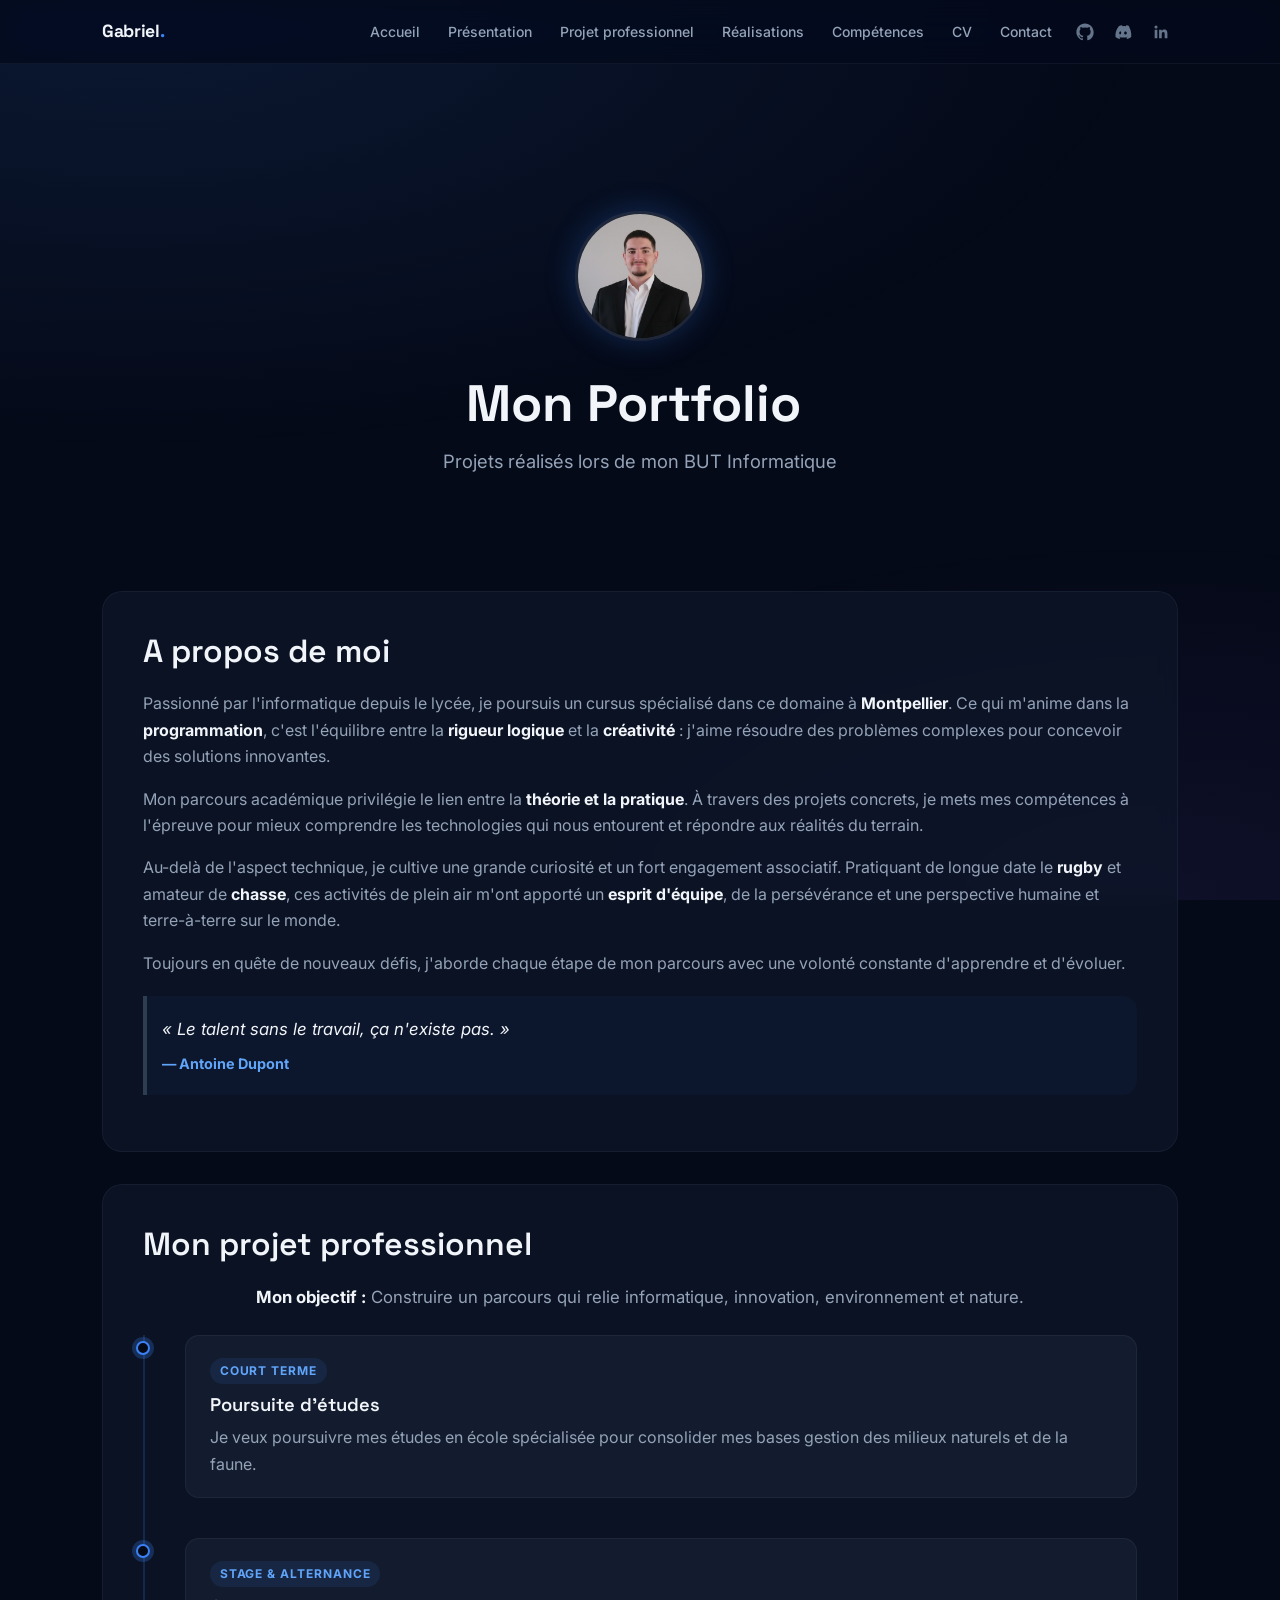
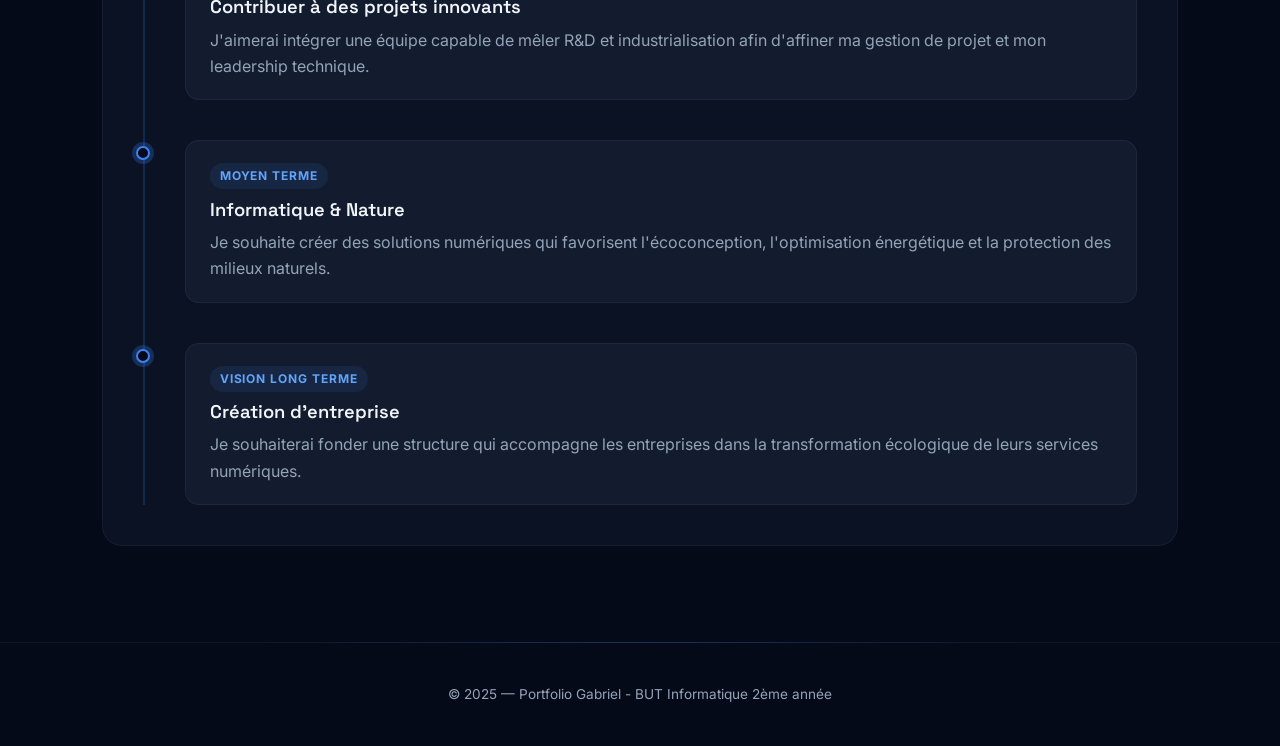
<file: src/index.html>
<!DOCTYPE html>
<html lang="fr">
<head>
    <meta charset="UTF-8">
    <meta name="viewport" content="width=device-width, initial-scale=1.0">
    <meta name="description" content="Portfolio de Gabriel Scoma-Gébelin — BUT Informatique">
    <title>Portfolio de Gabriel</title>
    <link rel="stylesheet" href="assets/css/style.css">
    <link rel="icon" type="image/png" href="assets/img/pp.jpg">
    <script src="assets/js/script.js" defer></script>
</head>
<body>

<header class="site-header">
    <div class="header-inner">
        <a href="index.html" class="logo">Gabriel<span>.</span></a>
        <button class="nav-toggle" aria-label="Menu"><span></span><span></span><span></span></button>
        <nav class="main-nav">
            <a href="index.html">Accueil</a>
            <a href="#presentation">Présentation</a>
            <a href="#projet-pro">Projet professionnel</a>
            <a href="realisations.html">Réalisations</a>
            <a href="comp.html">Compétences</a>
            <a href="assets/img/cvgab.pdf" download target="_blank">CV</a>
            <a href="mailto:gabriel.scomagebelin.pro@gmail.com" target="_blank" rel="noopener">Contact</a>
            <div class="social-links-row">
                <a class="social-link" href="https://github.com/Gabarcael" target="_blank" rel="noopener"
                   aria-label="GitHub">
                    <svg viewBox="0 0 24 24" role="img" aria-hidden="true">
                        <path d="M12 .5C5.65.5.5 5.64.5 12c0 5.08 3.29 9.38 7.86 10.9.58.11.79-.25.79-.56 0-.27-.01-1-.01-1.96-3.2.7-3.88-1.54-3.88-1.54-.53-1.36-1.3-1.72-1.3-1.72-1.06-.72.08-.7.08-.7 1.17.08 1.79 1.21 1.79 1.21 1.04 1.78 2.74 1.26 3.41.96.11-.76.41-1.26.75-1.55-2.55-.29-5.24-1.28-5.24-5.68 0-1.25.45-2.27 1.2-3.07-.12-.29-.52-1.46.11-3.04 0 0 .97-.31 3.18 1.17a11.1 11.1 0 0 1 5.8 0c2.2-1.48 3.17-1.17 3.17-1.17.64 1.58.24 2.75.12 3.04.75.8 1.2 1.82 1.2 3.07 0 4.41-2.69 5.38-5.25 5.67.42.36.8 1.08.8 2.18 0 1.57-.01 2.83-.01 3.22 0 .31.21.68.8.56A10.52 10.52 0 0 0 23.5 12C23.5 5.64 18.35.5 12 .5Z"/>
                    </svg>
                </a>
                <a class="social-link" href="https://discord.com/channels/@me" target="_blank" rel="noopener"
                   aria-label="Discord">
                    <svg viewBox="0 0 24 24" role="img" aria-hidden="true">
                        <path d="M20.6 4.18A17.6 17.6 0 0 0 16.3 3a12.44 12.44 0 0 0-.6 1.23 16.1 16.1 0 0 0-4.4 0A12.72 12.72 0 0 0 10.7 3a17.4 17.4 0 0 0-4.32 1.2C2.41 9.08 1.64 13.84 2.04 18.52a17.7 17.7 0 0 0 5.44 2.78 12.83 12.83 0 0 0 1.17-1.9 11.48 11.48 0 0 1-1.84-.89c.15-.11.3-.22.44-.33a11.82 11.82 0 0 0 10.5 0l.44.33c-.59.34-1.2.65-1.84.89.33.67.72 1.31 1.17 1.9a17.67 17.67 0 0 0 5.44-2.78c.44-4.71-.33-9.46-3.16-14.34Zm-11.9 11.2c-1 0-1.82-.94-1.82-2.08s.8-2.08 1.82-2.08S9.5 12.17 9.5 13.3s-.8 2.08-1.82 2.08Zm6.6 0c-1 0-1.82-.94-1.82-2.08s.8-2.08 1.82-2.08 1.82.94 1.82 2.08-.81 2.08-1.82 2.08Z"/>
                    </svg>
                </a>
                <a class="social-link" href="https://www.linkedin.com/in/gabriel-scoma-g%C3%A9belin-58880b245/"
                   target="_blank" rel="noopener" aria-label="LinkedIn">
                    <svg viewBox="0 0 24 24" role="img" aria-hidden="true">
                        <path d="M20.45 20.45h-3.55V15c0-1.3-.02-2.97-1.81-2.97-1.8 0-2.07 1.41-2.07 2.87v5.55H9.47V9h3.41v1.56h.05c.48-.9 1.63-1.84 3.35-1.84 3.59 0 4.26 2.36 4.26 5.43v6.3ZM5.34 7.43a2.06 2.06 0 1 1 0-4.12 2.06 2.06 0 0 1 0 4.12Zm-1.78 13h3.55V9H3.56v11.45Z"/>
                    </svg>
                </a>
            </div>
        </nav>
    </div>
</header>

<div class="page-wrapper">
    <main>

        <div class="hero">
            <img class="portrait" src="assets/img/pp.jpg" alt="Photo de profil" data-no-preview>
            <h1>Mon Portfolio</h1>
            <p class="subtitle">Projets réalisés lors de mon BUT Informatique</p>
        </div>

        <section id="presentation">
            <h2>A propos de moi</h2>
            <p>
                Passionné par l'informatique depuis le lycée, je poursuis un cursus spécialisé dans ce domaine à
                <strong>Montpellier</strong>. Ce qui m'anime dans la <strong>programmation</strong>, c'est l'équilibre
                entre la <strong>rigueur logique</strong> et la <strong>créativité</strong> : j'aime résoudre des
                problèmes complexes pour concevoir des solutions innovantes.
            </p>

            <p>
                Mon parcours académique privilégie le lien entre la <strong>théorie et la pratique</strong>. À travers
                des projets concrets, je mets mes compétences à l'épreuve pour mieux comprendre les technologies qui
                nous entourent et répondre aux réalités du terrain.
            </p>

            <p>
                Au-delà de l'aspect technique, je cultive une grande curiosité et un fort engagement associatif.
                Pratiquant de longue date le <strong>rugby</strong> et amateur de <strong>chasse</strong>, ces activités
                de plein air m'ont apporté un <strong>esprit d'équipe</strong>, de la persévérance et une perspective
                humaine et terre-à-terre sur le monde.
            </p>

            <p>
                Toujours en quête de nouveaux défis, j'aborde chaque étape de mon parcours avec une volonté constante
                d'apprendre et d'évoluer.
            </p>
            <blockquote
                    style="border-left: 4px solid #2c3e50; padding-left: 15px; margin-top: 20px; font-style: italic;">
                <p>
                    « Le talent sans le travail, ça n'existe pas. »
                </p>
                <cite style="display: block; font-weight: bold; font-style: normal;">
                    — Antoine Dupont
                </cite>
            </blockquote>
        </section>

        <section id="projet-pro">
            <h2>Mon projet professionnel</h2>
            <p class="timeline-intro"><strong>Mon objectif :</strong> Construire un parcours qui relie informatique,
                innovation, environnement et nature.</p>
            <ul class="timeline">
                <li>
                    <div class="timeline-card">
                        <p class="timeline-label">Court terme</p>
                        <h3>Poursuite d'études</h3>
                        <p>Je veux poursuivre mes études en école spécialisée pour consolider mes bases gestion des
                            milieux naturels et de la faune.</p>
                    </div>
                </li>
                <li>
                    <div class="timeline-card">
                        <p class="timeline-label">Stage & alternance</p>
                        <h3>Contribuer à des projets innovants</h3>
                        <p>J'aimerai intégrer une équipe capable de mêler R&D et industrialisation afin d'affiner ma
                            gestion de projet et mon leadership technique.</p>
                    </div>
                </li>
                <li>
                    <div class="timeline-card">
                        <p class="timeline-label">Moyen terme</p>
                        <h3>Informatique & Nature</h3>
                        <p>Je souhaite créer des solutions numériques qui favorisent l'écoconception, l'optimisation
                            énergétique et la protection des milieux naturels.</p>
                    </div>
                </li>
                <li>
                    <div class="timeline-card">
                        <p class="timeline-label">Vision long terme</p>
                        <h3>Création d'entreprise</h3>
                        <p>Je souhaiterai fonder une structure qui accompagne les entreprises dans la transformation
                            écologique de leurs services numériques.</p>
                    </div>
                </li>
            </ul>
        </section>

    </main>

    <footer>
        <p>© 2025 — Portfolio Gabriel - BUT Informatique 2ème année</p>
    </footer>
</div>

<button class="back-to-top" aria-label="Revenir en haut de page">↑</button>

</body>
</html>
</file>
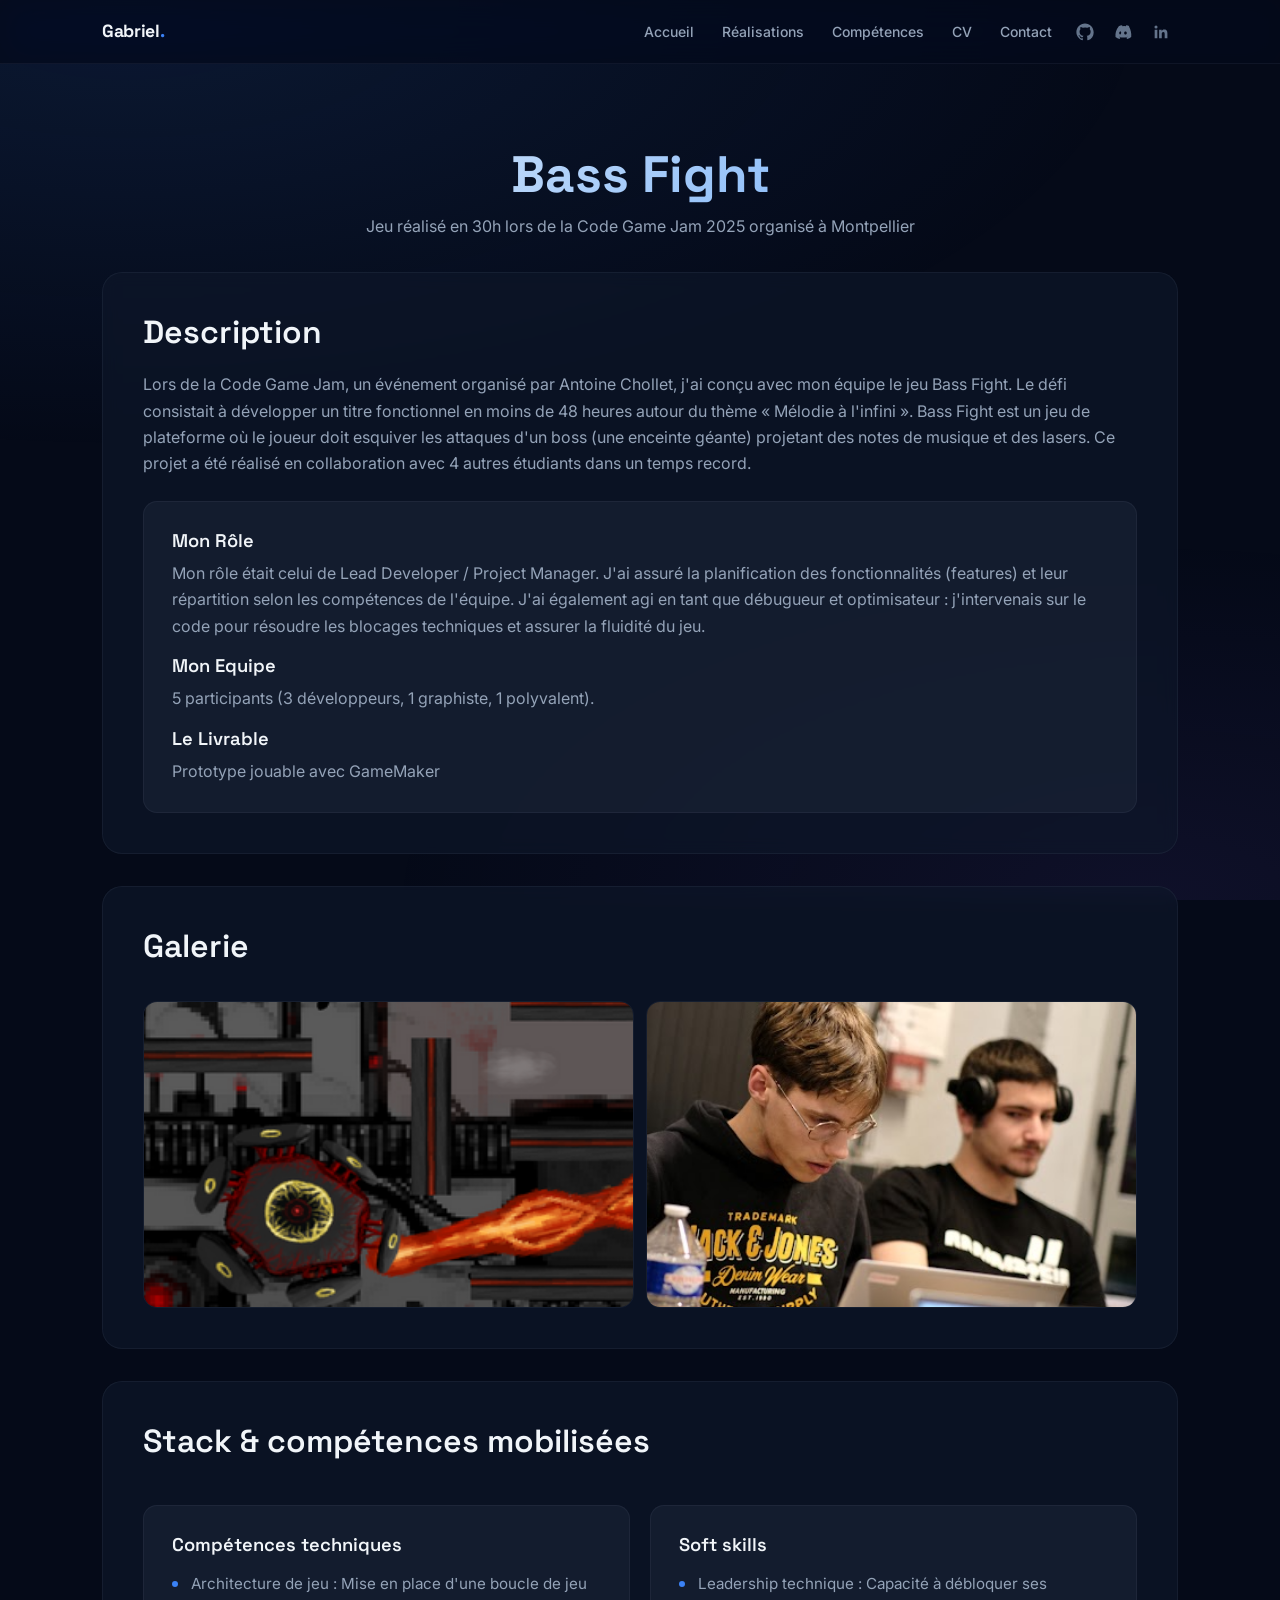
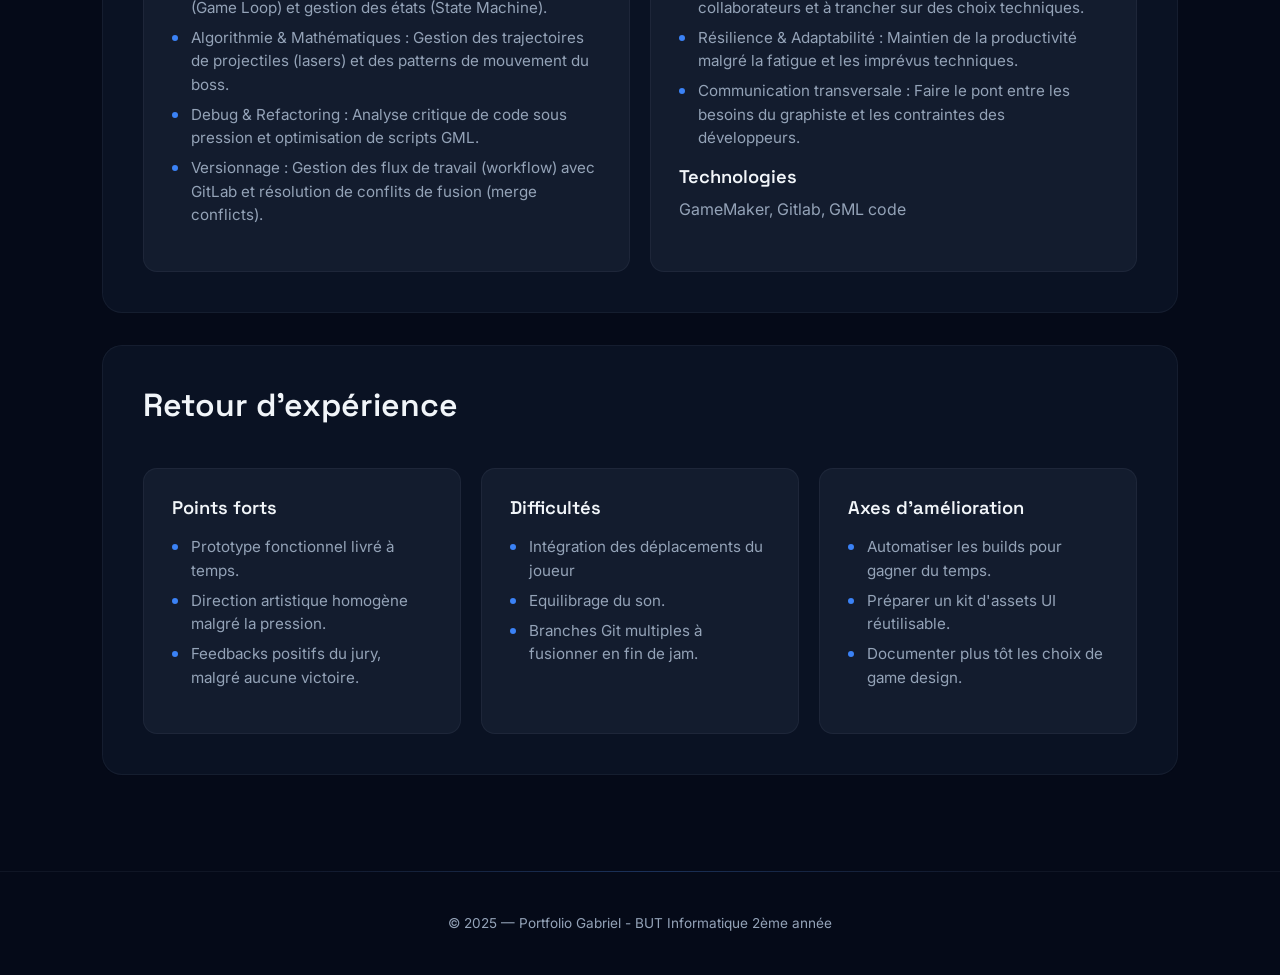
<file: src/cgj.html>
<!doctype html>
<html lang="fr">
<head>
    <meta charset="utf-8">
    <meta name="viewport" content="width=device-width, initial-scale=1">
    <meta name="description" content="Bass Fight - projet Code Game Jam 2025">
    <title>Bass Fight — Code Game Jam 2025</title>
    <link rel="stylesheet" href="assets/css/style.css">
    <link rel="icon" type="image/png" href="assets/img/pp.jpg">
    <script src="assets/js/script.js" defer></script>
</head>
<body>

<header class="site-header">
    <div class="header-inner">
        <a href="index.html" class="logo">Gabriel<span>.</span></a>
        <button class="nav-toggle" aria-label="Menu"><span></span><span></span><span></span></button>
        <nav class="main-nav">
            <a href="index.html">Accueil</a>
            <a href="realisations.html">Réalisations</a>
            <a href="comp.html">Compétences</a>
            <a href="assets/img/cvgab.pdf" download target="_blank">CV</a>
            <a href="mailto:gabriel.scomagebelin.pro@gmail.com" target="_blank" rel="noopener">Contact</a>
            <div class="social-links-row">
                <a class="social-link" href="https://github.com/Gabarcael" target="_blank" rel="noopener"
                   aria-label="GitHub">
                    <svg viewBox="0 0 24 24" role="img" aria-hidden="true">
                        <path d="M12 .5C5.65.5.5 5.64.5 12c0 5.08 3.29 9.38 7.86 10.9.58.11.79-.25.79-.56 0-.27-.01-1-.01-1.96-3.2.7-3.88-1.54-3.88-1.54-.53-1.36-1.3-1.72-1.3-1.72-1.06-.72.08-.7.08-.7 1.17.08 1.79 1.21 1.79 1.21 1.04 1.78 2.74 1.26 3.41.96.11-.76.41-1.26.75-1.55-2.55-.29-5.24-1.28-5.24-5.68 0-1.25.45-2.27 1.2-3.07-.12-.29-.52-1.46.11-3.04 0 0 .97-.31 3.18 1.17a11.1 11.1 0 0 1 5.8 0c2.2-1.48 3.17-1.17 3.17-1.17.64 1.58.24 2.75.12 3.04.75.8 1.2 1.82 1.2 3.07 0 4.41-2.69 5.38-5.25 5.67.42.36.8 1.08.8 2.18 0 1.57-.01 2.83-.01 3.22 0 .31.21.68.8.56A10.52 10.52 0 0 0 23.5 12C23.5 5.64 18.35.5 12 .5Z"/>
                    </svg>
                </a>
                <a class="social-link" href="https://discord.com/channels/@me" target="_blank" rel="noopener"
                   aria-label="Discord">
                    <svg viewBox="0 0 24 24" role="img" aria-hidden="true">
                        <path d="M20.6 4.18A17.6 17.6 0 0 0 16.3 3a12.44 12.44 0 0 0-.6 1.23 16.1 16.1 0 0 0-4.4 0A12.72 12.72 0 0 0 10.7 3a17.4 17.4 0 0 0-4.32 1.2C2.41 9.08 1.64 13.84 2.04 18.52a17.7 17.7 0 0 0 5.44 2.78 12.83 12.83 0 0 0 1.17-1.9 11.48 11.48 0 0 1-1.84-.89c.15-.11.3-.22.44-.33a11.82 11.82 0 0 0 10.5 0l.44.33c-.59.34-1.2.65-1.84.89.33.67.72 1.31 1.17 1.9a17.67 17.67 0 0 0 5.44-2.78c.44-4.71-.33-9.46-3.16-14.34Zm-11.9 11.2c-1 0-1.82-.94-1.82-2.08s.8-2.08 1.82-2.08S9.5 12.17 9.5 13.3s-.8 2.08-1.82 2.08Zm6.6 0c-1 0-1.82-.94-1.82-2.08s.8-2.08 1.82-2.08 1.82.94 1.82 2.08-.81 2.08-1.82 2.08Z"/>
                    </svg>
                </a>
                <a class="social-link" href="https://www.linkedin.com/in/gabriel-scoma-g%C3%A9belin-58880b245/"
                   target="_blank" rel="noopener" aria-label="LinkedIn">
                    <svg viewBox="0 0 24 24" role="img" aria-hidden="true">
                        <path d="M20.45 20.45h-3.55V15c0-1.3-.02-2.97-1.81-2.97-1.8 0-2.07 1.41-2.07 2.87v5.55H9.47V9h3.41v1.56h.05c.48-.9 1.63-1.84 3.35-1.84 3.59 0 4.26 2.36 4.26 5.43v6.3ZM5.34 7.43a2.06 2.06 0 1 1 0-4.12 2.06 2.06 0 0 1 0 4.12Zm-1.78 13h3.55V9H3.56v11.45Z"/>
                    </svg>
                </a>
            </div>
        </nav>
    </div>
</header>

<div class="page-wrapper">
    <main>

        <div class="page-title">
            <h1>Bass Fight</h1>
            <p>Jeu réalisé en 30h lors de la Code Game Jam 2025 organisé à Montpellier</p>
        </div>

        <section>
            <h2>Description</h2>
            <p>Lors de la Code Game Jam, un événement organisé par Antoine Chollet, j'ai conçu avec mon équipe le jeu
                Bass Fight. Le défi consistait à développer un titre fonctionnel en moins de 48 heures autour du thème «
                Mélodie à l'infini ».

                Bass Fight est un jeu de plateforme où le joueur doit esquiver les attaques d'un boss (une enceinte
                géante) projetant des notes de musique et des lasers. Ce projet a été réalisé en collaboration avec 4
                autres étudiants dans un temps record.</p>
            <div class="cards-grid">
                <article class="project-card">
                    <h3>Mon Rôle</h3>
                    <p>Mon rôle était celui de Lead Developer / Project Manager. J'ai assuré la planification des
                        fonctionnalités (features) et leur répartition selon les compétences de l'équipe. J'ai également
                        agi en tant que débugueur et optimisateur : j'intervenais sur le code pour résoudre les blocages
                        techniques et assurer la fluidité du jeu.</p>
                    <h3>Mon Equipe</h3>
                    <p>5 participants (3 développeurs, 1 graphiste, 1 polyvalent).</p>
                    <h3>Le Livrable</h3>
                    <p>Prototype jouable avec GameMaker</p>
                </article>
            </div>
        </section>

        <section>
            <h2>Galerie</h2>
            <div class="gallery-grid">
                <img src="assets/img/codegamejam.png" alt="Capture d'écran gameplay Bass Fight">
                <img src="assets/img/codegamejam1.png" alt="Photo de l'équipe pendant la Code Game Jam 2025">
            </div>
        </section>

        <section>
            <h2>Stack & compétences mobilisées</h2>
            <div class="cards-grid">
                <article class="project-card">
                    <h3>Compétences techniques</h3>
                    <ul>
                        <li>Architecture de jeu : Mise en place d'une boucle de jeu (Game Loop) et gestion des états
                            (State Machine).
                        </li>
                        <li>Algorithmie & Mathématiques : Gestion des trajectoires de projectiles (lasers) et des
                            patterns de mouvement du boss.
                        </li>
                        <li>Debug & Refactoring : Analyse critique de code sous pression et optimisation de scripts
                            GML.
                        </li>
                        <li>Versionnage : Gestion des flux de travail (workflow) avec GitLab et résolution de conflits
                            de fusion (merge conflicts).
                        </li>
                    </ul>
                </article>
                <article class="project-card">
                    <h3>Soft skills</h3>
                    <ul>
                        <li>Leadership technique : Capacité à débloquer ses collaborateurs et à trancher sur des choix
                            techniques.
                        </li>
                        <li>Résilience & Adaptabilité : Maintien de la productivité malgré la fatigue et les imprévus
                            techniques.
                        </li>
                        <li>Communication transversale : Faire le pont entre les besoins du graphiste et les contraintes
                            des développeurs.
                        </li>
                    </ul>
                    <h3>Technologies</h3>
                    <p>GameMaker, Gitlab, GML code</p>
                </article>
            </div>
        </section>

        <section>
            <h2>Retour d'expérience</h2>
            <div class="cards-grid">
                <article class="project-card">
                    <h3>Points forts</h3>
                    <ul>
                        <li>Prototype fonctionnel livré à temps.</li>
                        <li>Direction artistique homogène malgré la pression.</li>
                        <li>Feedbacks positifs du jury, malgré aucune victoire.</li>
                    </ul>
                </article>
                <article class="project-card">
                    <h3>Difficultés</h3>
                    <ul>
                        <li>Intégration des déplacements du joueur</li>
                        <li>Equilibrage du son.</li>
                        <li>Branches Git multiples à fusionner en fin de jam.</li>
                    </ul>
                </article>
                <article class="project-card">
                    <h3>Axes d'amélioration</h3>
                    <ul>
                        <li>Automatiser les builds pour gagner du temps.</li>
                        <li>Préparer un kit d'assets UI réutilisable.</li>
                        <li>Documenter plus tôt les choix de game design.</li>
                    </ul>
                </article>
            </div>
        </section>

    </main>

    <footer>
        <p>© 2025 — Portfolio Gabriel - BUT Informatique 2ème année</p>
    </footer>
</div>

<button class="back-to-top" aria-label="Revenir en haut de page">↑</button>

</body>
</html>
</file>
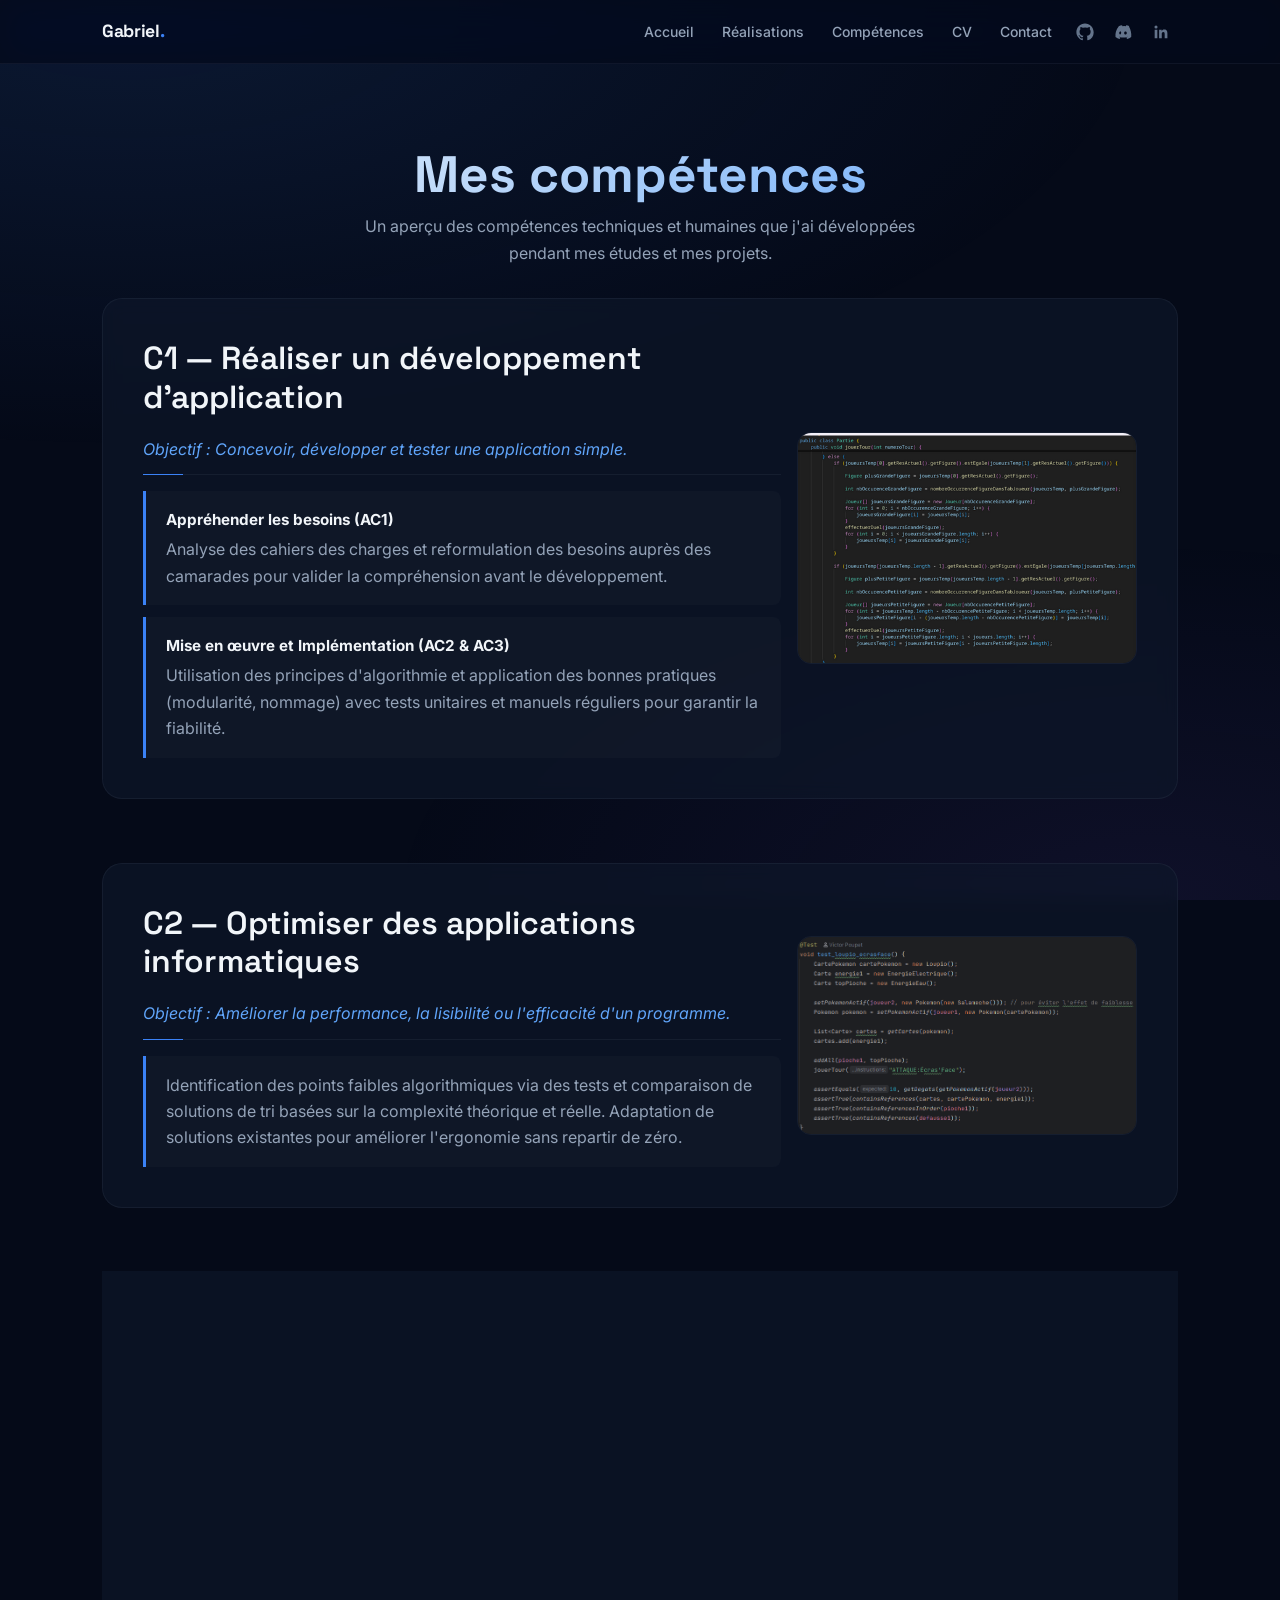
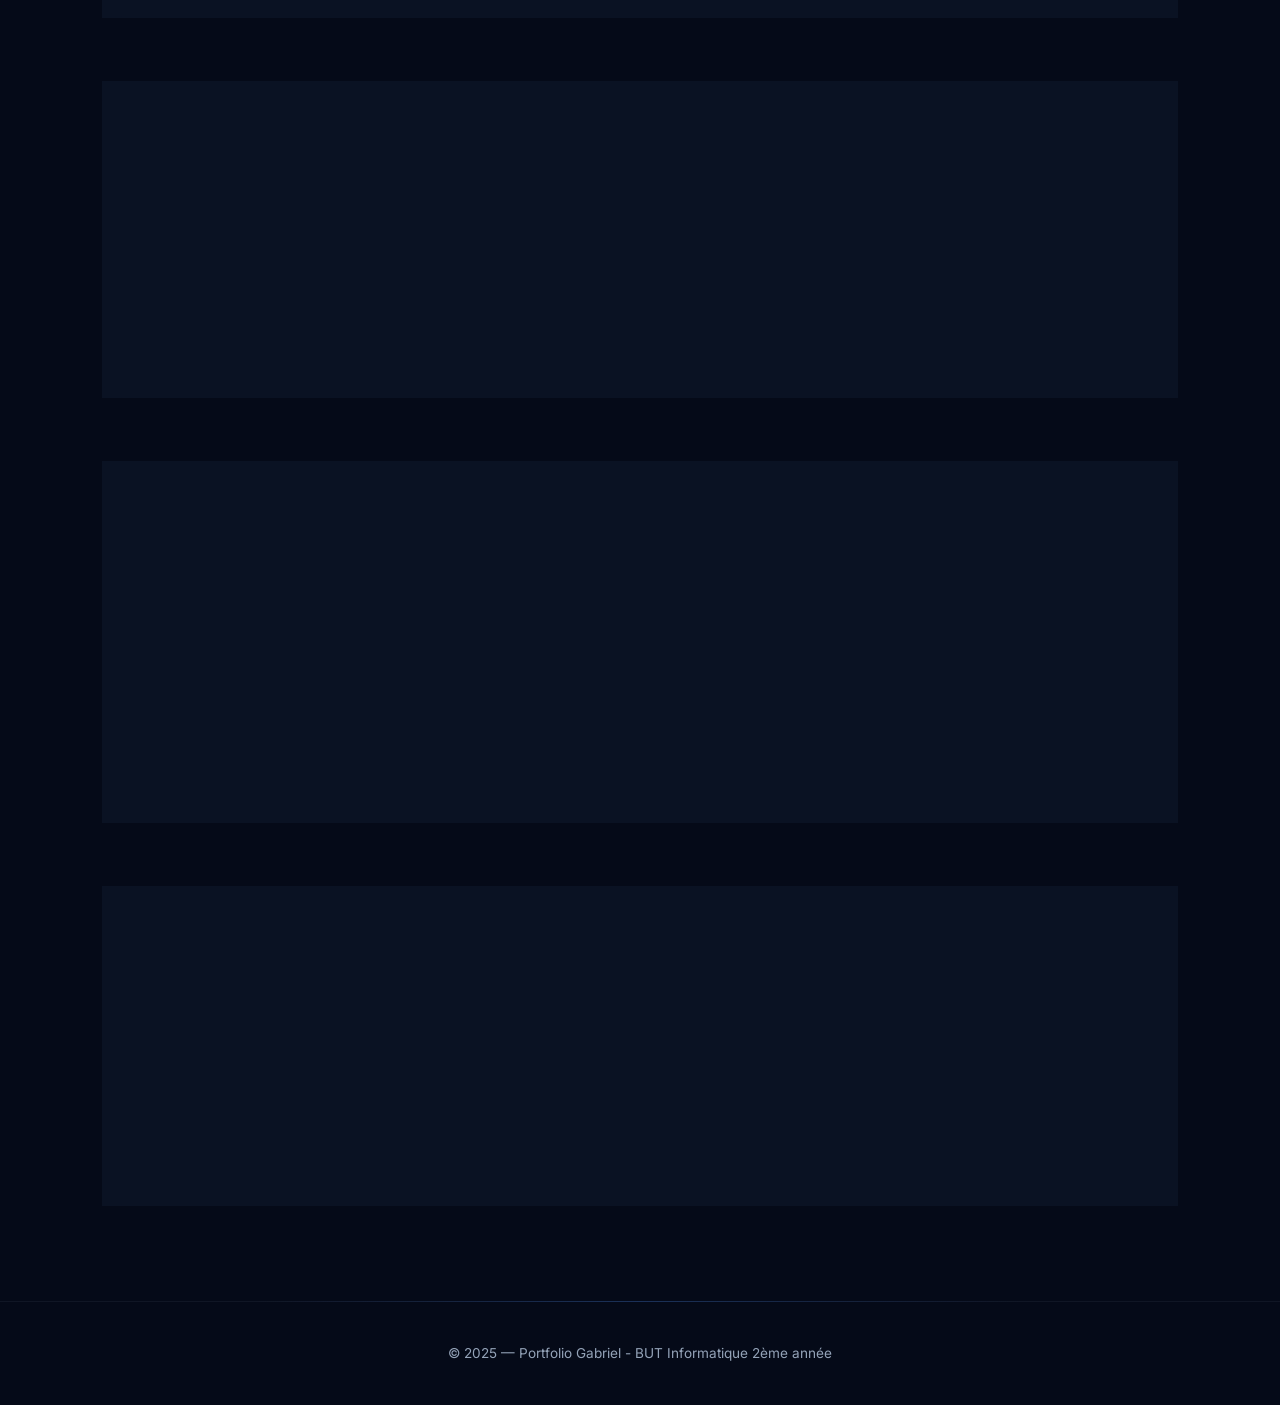
<file: src/comp.html>
<!DOCTYPE html>
<html lang="fr">
<head>
    <meta charset="UTF-8">
    <meta name="viewport" content="width=device-width, initial-scale=1">
    <meta name="description" content="Mes compétences — Portfolio Gabriel Scoma-Gébelin">
    <title>Mes Compétences - Portfolio Gabriel Scoma-Gébelin</title>
    <link rel="stylesheet" href="assets/css/style.css">
    <link rel="icon" type="image/png" href="assets/img/pp.jpg">
    <script src="assets/js/script.js" defer></script>
</head>
<body>

<header class="site-header">
    <div class="header-inner">
        <a href="index.html" class="logo">Gabriel<span>.</span></a>
        <button class="nav-toggle" aria-label="Menu"><span></span><span></span><span></span></button>
        <nav class="main-nav">
            <a href="index.html">Accueil</a>
            <a href="realisations.html">Réalisations</a>
            <a href="comp.html" class="active">Compétences</a>
            <a href="assets/img/cvgab.pdf" download target="_blank">CV</a>
            <a href="mailto:gabriel.scomagebelin.pro@gmail.com" target="_blank" rel="noopener">Contact</a>
            <div class="social-links-row">
                <a class="social-link" href="https://github.com/Gabarcael" target="_blank" rel="noopener"
                   aria-label="GitHub">
                    <svg viewBox="0 0 24 24" role="img" aria-hidden="true">
                        <path d="M12 .5C5.65.5.5 5.64.5 12c0 5.08 3.29 9.38 7.86 10.9.58.11.79-.25.79-.56 0-.27-.01-1-.01-1.96-3.2.7-3.88-1.54-3.88-1.54-.53-1.36-1.3-1.72-1.3-1.72-1.06-.72.08-.7.08-.7 1.17.08 1.79 1.21 1.79 1.21 1.04 1.78 2.74 1.26 3.41.96.11-.76.41-1.26.75-1.55-2.55-.29-5.24-1.28-5.24-5.68 0-1.25.45-2.27 1.2-3.07-.12-.29-.52-1.46.11-3.04 0 0 .97-.31 3.18 1.17a11.1 11.1 0 0 1 5.8 0c2.2-1.48 3.17-1.17 3.17-1.17.64 1.58.24 2.75.12 3.04.75.8 1.2 1.82 1.2 3.07 0 4.41-2.69 5.38-5.25 5.67.42.36.8 1.08.8 2.18 0 1.57-.01 2.83-.01 3.22 0 .31.21.68.8.56A10.52 10.52 0 0 0 23.5 12C23.5 5.64 18.35.5 12 .5Z"/>
                    </svg>
                </a>
                <a class="social-link" href="https://discord.com/channels/@me" target="_blank" rel="noopener"
                   aria-label="Discord">
                    <svg viewBox="0 0 24 24" role="img" aria-hidden="true">
                        <path d="M20.6 4.18A17.6 17.6 0 0 0 16.3 3a12.44 12.44 0 0 0-.6 1.23 16.1 16.1 0 0 0-4.4 0A12.72 12.72 0 0 0 10.7 3a17.4 17.4 0 0 0-4.32 1.2C2.41 9.08 1.64 13.84 2.04 18.52a17.7 17.7 0 0 0 5.44 2.78 12.83 12.83 0 0 0 1.17-1.9 11.48 11.48 0 0 1-1.84-.89c.15-.11.3-.22.44-.33a11.82 11.82 0 0 0 10.5 0l.44.33c-.59.34-1.2.65-1.84.89.33.67.72 1.31 1.17 1.9a17.67 17.67 0 0 0 5.44-2.78c.44-4.71-.33-9.46-3.16-14.34Zm-11.9 11.2c-1 0-1.82-.94-1.82-2.08s.8-2.08 1.82-2.08S9.5 12.17 9.5 13.3s-.8 2.08-1.82 2.08Zm6.6 0c-1 0-1.82-.94-1.82-2.08s.8-2.08 1.82-2.08 1.82.94 1.82 2.08-.81 2.08-1.82 2.08Z"/>
                    </svg>
                </a>
                <a class="social-link" href="https://www.linkedin.com/in/gabriel-scoma-g%C3%A9belin-58880b245/"
                   target="_blank" rel="noopener" aria-label="LinkedIn">
                    <svg viewBox="0 0 24 24" role="img" aria-hidden="true">
                        <path d="M20.45 20.45h-3.55V15c0-1.3-.02-2.97-1.81-2.97-1.8 0-2.07 1.41-2.07 2.87v5.55H9.47V9h3.41v1.56h.05c.48-.9 1.63-1.84 3.35-1.84 3.59 0 4.26 2.36 4.26 5.43v6.3ZM5.34 7.43a2.06 2.06 0 1 1 0-4.12 2.06 2.06 0 0 1 0 4.12Zm-1.78 13h3.55V9H3.56v11.45Z"/>
                    </svg>
                </a>
            </div>
        </nav>
    </div>
</header>

<div class="page-wrapper">
    <main>

        <div class="page-title">
            <h1>Mes compétences</h1>
            <p>Un aperçu des compétences techniques et humaines que j'ai développées pendant mes études et mes
                projets.</p>
        </div>

        <div class="comp-grid">

            <!-- C1 -->
            <section id="c1" class="comp-section">
                <div class="comp-content">
                    <h2>C1 — Réaliser un développement d'application</h2>
                    <p class="objective">Objectif : Concevoir, développer et tester une application simple.</p>
                    <div class="ac-item">
                        <span class="ac-title">Appréhender les besoins (AC1)</span>
                        <p>Analyse des cahiers des charges et reformulation des besoins auprès des camarades pour
                            valider la compréhension avant le développement.</p>
                    </div>
                    <div class="ac-item">
                        <span class="ac-title">Mise en œuvre et Implémentation (AC2 & AC3)</span>
                        <p>Utilisation des principes d'algorithmie et application des bonnes pratiques (modularité,
                            nommage) avec tests unitaires et manuels réguliers pour garantir la fiabilité.</p>
                    </div>
                </div>
                <div class="comp-images">
                    <img src="assets/img/C1.png" alt="Exemples de Code Java/JavaFX pour les AC1, AC2 et AC3">
                </div>
            </section>

            <!-- C2 -->
            <section id="c2" class="comp-section">
                <div class="comp-content">
                    <h2>C2 — Optimiser des applications informatiques</h2>
                    <p class="objective">Objectif : Améliorer la performance, la lisibilité ou l'efficacité d'un
                        programme.</p>
                    <div class="ac-item">
                        <p>Identification des points faibles algorithmiques via des tests et comparaison de solutions de
                            tri basées sur la complexité théorique et réelle. Adaptation de solutions existantes pour
                            améliorer l'ergonomie sans repartir de zéro.</p>
                    </div>
                </div>
                <div class="comp-images">
                    <img src="assets/img/C2.png"
                         alt="Comparaison de performances entre différentes implémentations d'algorithmes de tri">
                </div>
            </section>

            <!-- C3 -->
            <section id="c3" class="comp-section">
                <div class="comp-content">
                    <h2>C3 — Administrer des systèmes informatiques complexes</h2>
                    <p class="objective">Objectif : Maîtriser les bases des systèmes et réseaux informatique.</p>
                    <div class="ac-item">
                        <p>Installation d'un environnement de travail en <strong>Dual Boot</strong> avec dossier partagé
                            entre OS. Apprentissage des commandes système et gestion des droits en environnement
                            multi-utilisateurs.</p>
                    </div>
                </div>
                <div class="comp-images">
                    <img src="assets/img/C3.png"
                         alt="Exemples de commandes Linux pour la gestion des utilisateurs et des droits d'accès">
                </div>
            </section>

            <!-- C4 -->
            <section id="c4" class="comp-section">
                <div class="comp-content">
                    <h2>C4 — Gérer des données de l'information</h2>
                    <p class="objective">Objectif : Structurer et interroger des données efficacement.</p>
                    <div class="ac-item">
                        <p>Conception de schémas relationnels normalisés (clés primaires/étrangères) pour éviter la
                            redondance. Utilisation avancée du SQL (<code>SELECT</code>, <code>JOIN</code>,
                            <code>EXISTS</code>, <code>HAVING</code>) pour manipuler l'information.</p>
                    </div>
                </div>
                <div class="comp-images">
                    <img src="assets/img/C4.png"
                         alt="Exemples de schémas relationnels et requêtes SQL pour la gestion de données">
                </div>
            </section>

            <!-- C5 -->
            <section id="c5" class="comp-section">
                <div class="comp-content">
                    <h2>C5 — Conduire un projet</h2>
                    <p class="objective">Objectif : Planifier, suivre et valoriser un projet informatique.</p>
                    <div class="ac-item">
                        <p>Identification des besoins métiers pour apporter de la valeur à l'utilisateur final.
                            Planification via <strong>Google Agenda</strong> avec découpage en livrables intermédiaires
                            et "petites deadlines"</p>
                    </div>
                </div>
                <div class="comp-images">
                    <img src="assets/img/C5.png"
                         alt="Planification de projet sur Google Agenda avec découpage en livrables intermédiaires">
                </div>
            </section>

            <!-- C6 -->
            <section id="c6" class="comp-section">
                <div class="comp-content">
                    <h2>C6 — Collaborer au sein d'une équipe informatique</h2>
                    <p class="objective">Objectif : Savoir travailler en équipe dans un contexte technique.</p>
                    <div class="ac-item">
                        <p>Participation active aux réunions, partage de connaissances avec les coéquipiers et
                            auto-évaluation constante pour progresser en autonomie.</p>
                    </div>
                </div>
                <div class="comp-images">
                    <img src="assets/img/C6.png"
                         alt="Exemple de réunion d'équipe avec partage de connaissances et auto-évaluation">
                </div>
            </section>

        </div>

    </main>

    <footer>
        <p>© 2025 — Portfolio Gabriel - BUT Informatique 2ème année</p>
    </footer>
</div>

<button class="back-to-top" aria-label="Revenir en haut de page">↑</button>

</body>
</html>
</file>
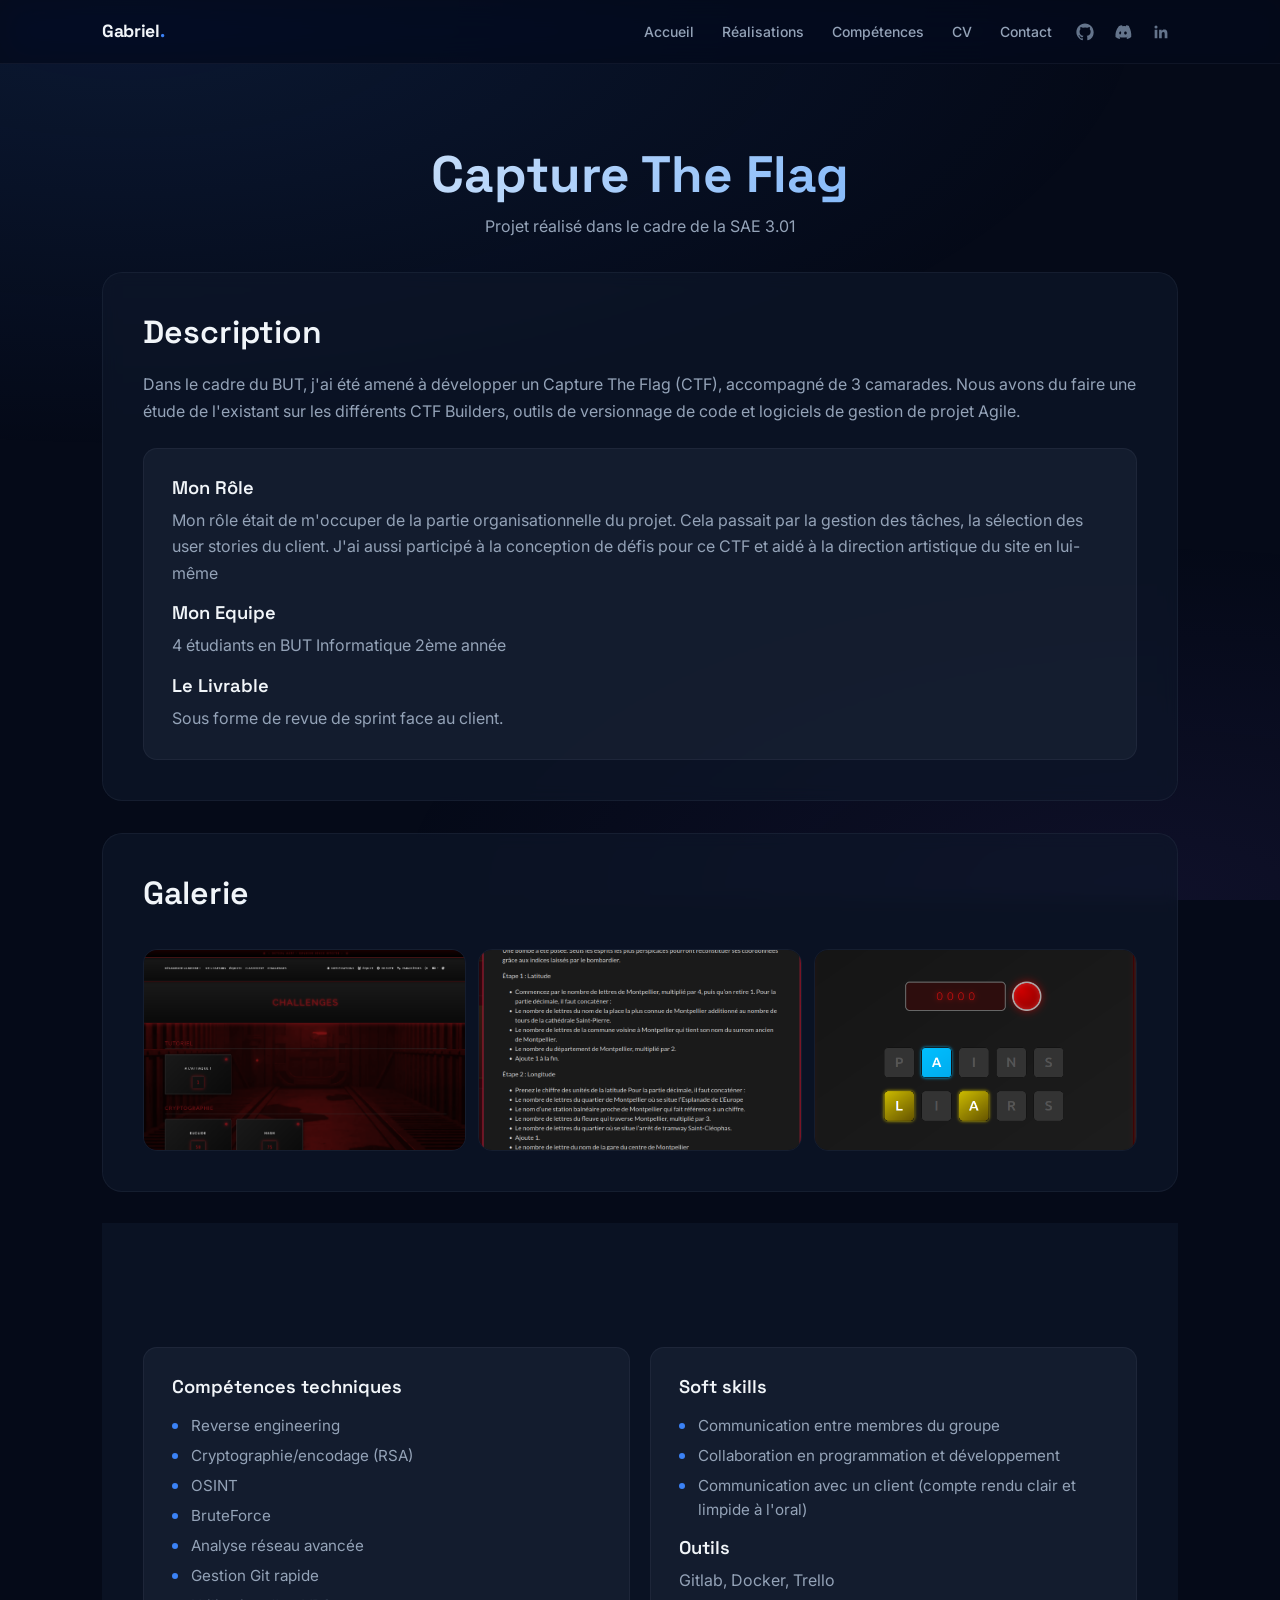
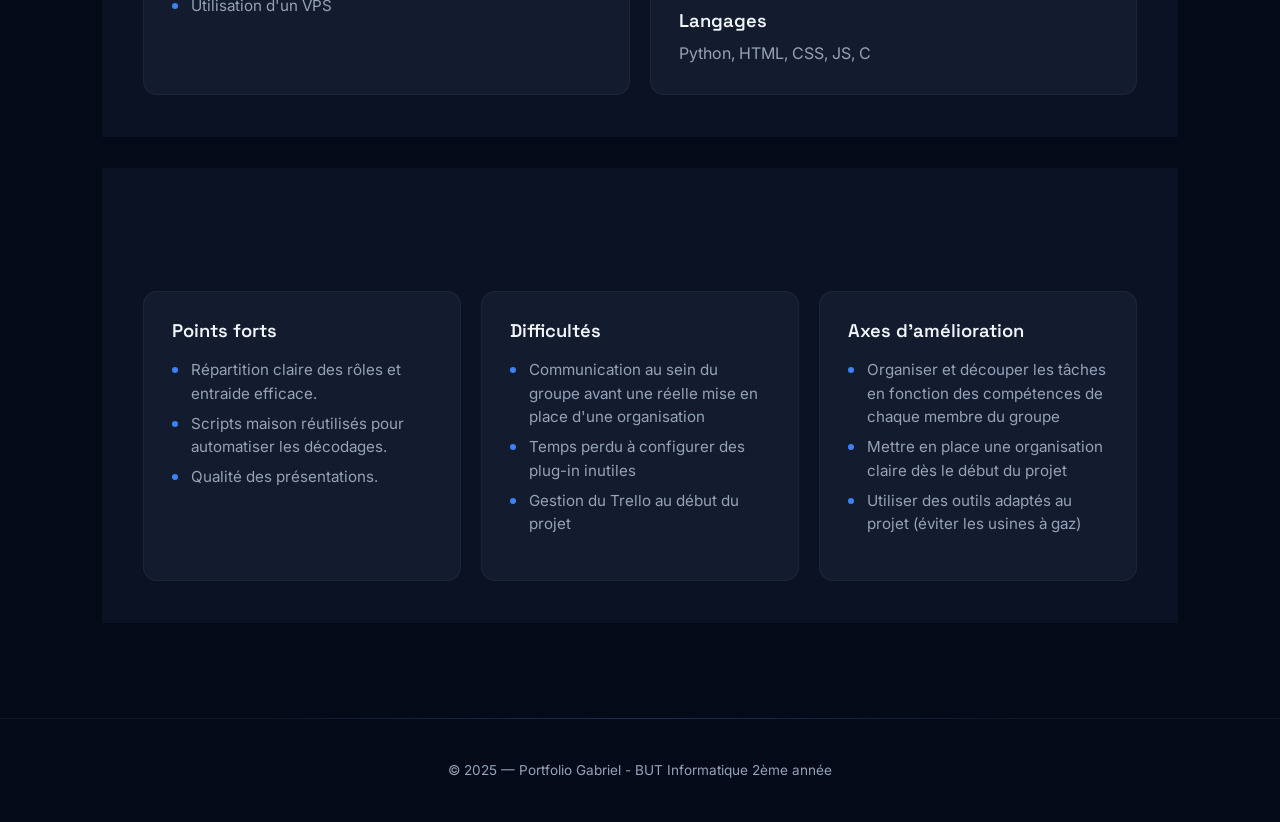
<file: src/ctf.html>
<!doctype html>
<html lang="fr">
<head>
    <meta charset="utf-8">
    <meta name="viewport" content="width=device-width, initial-scale=1">
    <meta name="description" content="Projet Capture The Flag - SAE 3.01">
    <title>Capture The Flag — SAE 3.01</title>
    <link rel="stylesheet" href="assets/css/style.css">
    <link rel="icon" type="image/png" href="assets/img/pp.jpg">
    <script src="assets/js/script.js" defer></script>
</head>
<body>

<header class="site-header">
    <div class="header-inner">
        <a href="index.html" class="logo">Gabriel<span>.</span></a>
        <button class="nav-toggle" aria-label="Menu"><span></span><span></span><span></span></button>
        <nav class="main-nav">
            <a href="index.html">Accueil</a>
            <a href="realisations.html">Réalisations</a>
            <a href="comp.html">Compétences</a>
            <a href="assets/img/cvgab.pdf" download target="_blank">CV</a>
            <a href="mailto:gabriel.scomagebelin.pro@gmail.com" target="_blank" rel="noopener">Contact</a>
            <div class="social-links-row">
                <a class="social-link" href="https://github.com/Gabarcael" target="_blank" rel="noopener" aria-label="GitHub">
                    <svg viewBox="0 0 24 24" role="img" aria-hidden="true"><path d="M12 .5C5.65.5.5 5.64.5 12c0 5.08 3.29 9.38 7.86 10.9.58.11.79-.25.79-.56 0-.27-.01-1-.01-1.96-3.2.7-3.88-1.54-3.88-1.54-.53-1.36-1.3-1.72-1.3-1.72-1.06-.72.08-.7.08-.7 1.17.08 1.79 1.21 1.79 1.21 1.04 1.78 2.74 1.26 3.41.96.11-.76.41-1.26.75-1.55-2.55-.29-5.24-1.28-5.24-5.68 0-1.25.45-2.27 1.2-3.07-.12-.29-.52-1.46.11-3.04 0 0 .97-.31 3.18 1.17a11.1 11.1 0 0 1 5.8 0c2.2-1.48 3.17-1.17 3.17-1.17.64 1.58.24 2.75.12 3.04.75.8 1.2 1.82 1.2 3.07 0 4.41-2.69 5.38-5.25 5.67.42.36.8 1.08.8 2.18 0 1.57-.01 2.83-.01 3.22 0 .31.21.68.8.56A10.52 10.52 0 0 0 23.5 12C23.5 5.64 18.35.5 12 .5Z"/></svg>
                </a>
                <a class="social-link" href="https://discord.com/channels/@me" target="_blank" rel="noopener" aria-label="Discord">
                    <svg viewBox="0 0 24 24" role="img" aria-hidden="true"><path d="M20.6 4.18A17.6 17.6 0 0 0 16.3 3a12.44 12.44 0 0 0-.6 1.23 16.1 16.1 0 0 0-4.4 0A12.72 12.72 0 0 0 10.7 3a17.4 17.4 0 0 0-4.32 1.2C2.41 9.08 1.64 13.84 2.04 18.52a17.7 17.7 0 0 0 5.44 2.78 12.83 12.83 0 0 0 1.17-1.9 11.48 11.48 0 0 1-1.84-.89c.15-.11.3-.22.44-.33a11.82 11.82 0 0 0 10.5 0l.44.33c-.59.34-1.2.65-1.84.89.33.67.72 1.31 1.17 1.9a17.67 17.67 0 0 0 5.44-2.78c.44-4.71-.33-9.46-3.16-14.34Zm-11.9 11.2c-1 0-1.82-.94-1.82-2.08s.8-2.08 1.82-2.08S9.5 12.17 9.5 13.3s-.8 2.08-1.82 2.08Zm6.6 0c-1 0-1.82-.94-1.82-2.08s.8-2.08 1.82-2.08 1.82.94 1.82 2.08-.81 2.08-1.82 2.08Z"/></svg>
                </a>
                <a class="social-link" href="https://www.linkedin.com/in/gabriel-scoma-g%C3%A9belin-58880b245/" target="_blank" rel="noopener" aria-label="LinkedIn">
                    <svg viewBox="0 0 24 24" role="img" aria-hidden="true"><path d="M20.45 20.45h-3.55V15c0-1.3-.02-2.97-1.81-2.97-1.8 0-2.07 1.41-2.07 2.87v5.55H9.47V9h3.41v1.56h.05c.48-.9 1.63-1.84 3.35-1.84 3.59 0 4.26 2.36 4.26 5.43v6.3ZM5.34 7.43a2.06 2.06 0 1 1 0-4.12 2.06 2.06 0 0 1 0 4.12Zm-1.78 13h3.55V9H3.56v11.45Z"/></svg>
                </a>
            </div>
        </nav>
    </div>
</header>

<div class="page-wrapper">
<main>

    <div class="page-title">
        <h1>Capture The Flag</h1>
        <p>Projet réalisé dans le cadre de la SAE 3.01</p>
    </div>

    <section>
        <h2>Description</h2>
        <p>Dans le cadre du BUT, j'ai été amené à développer un Capture The Flag (CTF), accompagné de 3 camarades. Nous avons du faire une étude de l'existant sur les différents CTF Builders, outils de versionnage de code et logiciels de gestion de projet Agile.</p>
        <div class="cards-grid">
            <article class="project-card">
                <h3>Mon Rôle</h3>
                <p>Mon rôle était de m'occuper de la partie organisationnelle du projet. Cela passait par la gestion des tâches, la sélection des user stories du client. J'ai aussi participé à la conception de défis pour ce CTF
                et aidé à la direction artistique du site en lui-même</p>
                <h3>Mon Equipe</h3>
                <p>4 étudiants en BUT Informatique 2ème année</p>
                <h3>Le Livrable</h3>
                <p>Sous forme de revue de sprint face au client.</p>
            </article>
        </div>
    </section>

    <section>
        <h2>Galerie</h2>
        <div class="gallery-grid">
            <img src="assets/img/ctf.png" alt="Interface Capture The Flag">
            <img src="assets/img/exdefi.png" alt="Exemple d'analyse de paquets Wireshark">
            <img src="assets/img/wordle.png" alt="Challenge crypto résolu">
        </div>
    </section>

    <section>
        <h2>Stack & compétences mobilisées</h2>
        <div class="cards-grid">
            <article class="project-card">
                <h3>Compétences techniques</h3>
                <ul>
                    <li>Reverse engineering</li>
                    <li>Cryptographie/encodage (RSA)</li>
                    <li>OSINT</li>
                    <li>BruteForce</li>
                    <li>Analyse réseau avancée</li>
                    <li>Gestion Git rapide</li>
                    <li>Utilisation d'un VPS</li>
                </ul>
            </article>
            <article class="project-card">
                <h3>Soft skills</h3>
                <ul>
                    <li>Communication entre membres du groupe</li>
                    <li>Collaboration en programmation et développement</li>
                    <li>Communication avec un client (compte rendu clair et limpide à l'oral)</li>
                </ul>
                <h3>Outils</h3>
                <p>Gitlab, Docker, Trello</p>
                <h3>Langages</h3>
                <p>Python, HTML, CSS, JS, C</p>
            </article>
        </div>
    </section>

    <section>
        <h2>Retour d'expérience</h2>
        <div class="cards-grid">
            <article class="project-card">
                <h3>Points forts</h3>
                <ul>
                    <li>Répartition claire des rôles et entraide efficace.</li>
                    <li>Scripts maison réutilisés pour automatiser les décodages.</li>
                    <li>Qualité des présentations.</li>
                </ul>
            </article>
            <article class="project-card">
                <h3>Difficultés</h3>
                <ul>
                    <li>Communication au sein du groupe avant une réelle mise en place d'une organisation</li>
                    <li>Temps perdu à configurer des plug-in inutiles</li>
                    <li>Gestion du Trello au début du projet</li>
                </ul>
            </article>
            <article class="project-card">
                <h3>Axes d'amélioration</h3>
                <ul>
                    <li>Organiser et découper les tâches en fonction des compétences de chaque membre du groupe</li>
                    <li>Mettre en place une organisation claire dès le début du projet</li>
                    <li>Utiliser des outils adaptés au projet (éviter les usines à gaz)</li>
                </ul>
            </article>
        </div>
    </section>

</main>

<footer>
    <p>© 2025 — Portfolio Gabriel - BUT Informatique 2ème année</p>
</footer>
</div>

<button class="back-to-top" aria-label="Revenir en haut de page">↑</button>

</body>
</html>
</file>
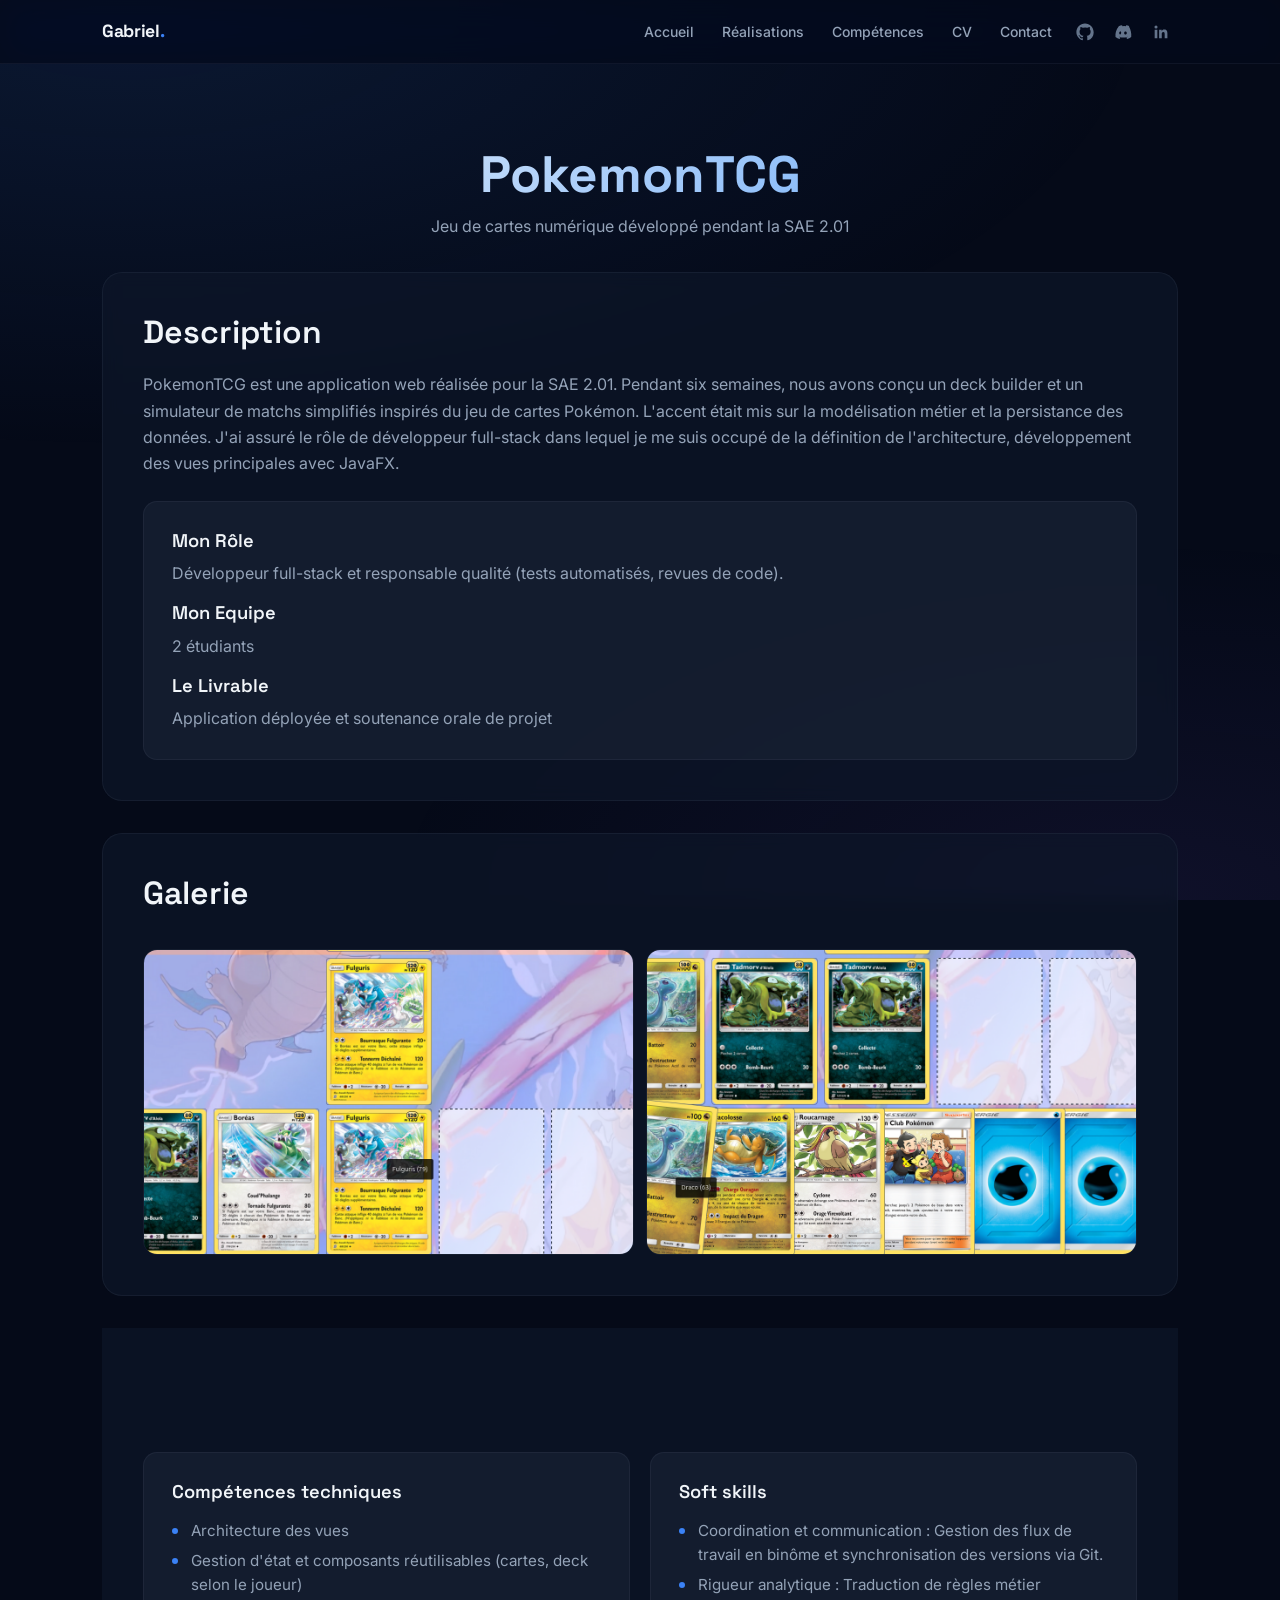
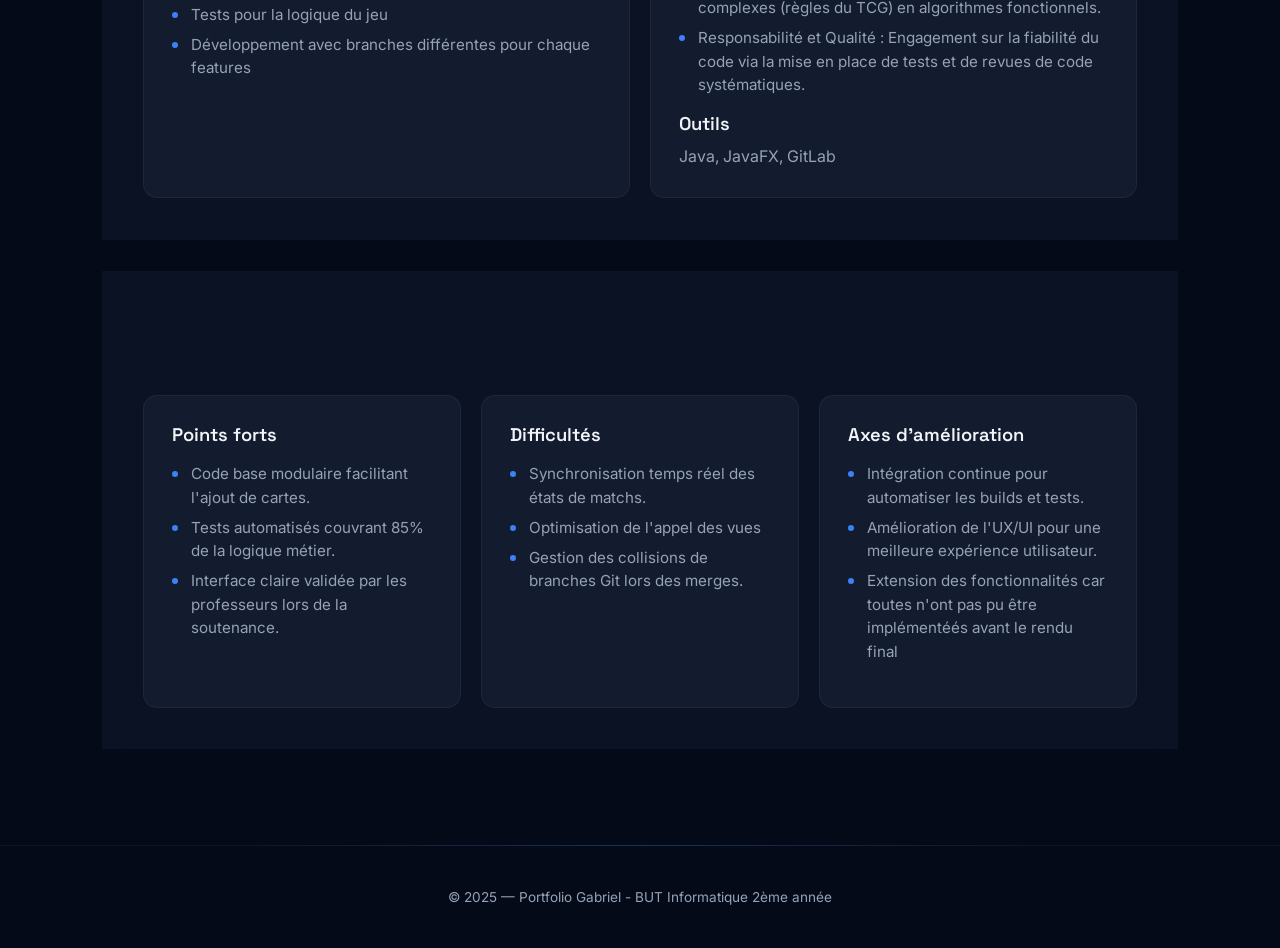
<file: src/poketcg.html>
<!doctype html>
<html lang="fr">
<head>
    <meta charset="utf-8">
    <meta name="viewport" content="width=device-width, initial-scale=1">
    <meta name="description" content="Projet PokemonTCG - SAE 2.01">
    <title>PokemonTCG — SAE 2.01</title>
    <link rel="stylesheet" href="assets/css/style.css">
    <link rel="icon" type="image/png" href="assets/img/pp.jpg">
    <script src="assets/js/script.js" defer></script>
</head>
<body>

<header class="site-header">
    <div class="header-inner">
        <a href="index.html" class="logo">Gabriel<span>.</span></a>
        <button class="nav-toggle" aria-label="Menu"><span></span><span></span><span></span></button>
        <nav class="main-nav">
            <a href="index.html">Accueil</a>
            <a href="realisations.html">Réalisations</a>
            <a href="comp.html">Compétences</a>
            <a href="assets/img/cvgab.pdf" download target="_blank">CV</a>
            <a href="mailto:gabriel.scomagebelin.pro@gmail.com" target="_blank" rel="noopener">Contact</a>
            <div class="social-links-row">
                <a class="social-link" href="https://github.com/Gabarcael" target="_blank" rel="noopener"
                   aria-label="GitHub">
                    <svg viewBox="0 0 24 24" role="img" aria-hidden="true">
                        <path d="M12 .5C5.65.5.5 5.64.5 12c0 5.08 3.29 9.38 7.86 10.9.58.11.79-.25.79-.56 0-.27-.01-1-.01-1.96-3.2.7-3.88-1.54-3.88-1.54-.53-1.36-1.3-1.72-1.3-1.72-1.06-.72.08-.7.08-.7 1.17.08 1.79 1.21 1.79 1.21 1.04 1.78 2.74 1.26 3.41.96.11-.76.41-1.26.75-1.55-2.55-.29-5.24-1.28-5.24-5.68 0-1.25.45-2.27 1.2-3.07-.12-.29-.52-1.46.11-3.04 0 0 .97-.31 3.18 1.17a11.1 11.1 0 0 1 5.8 0c2.2-1.48 3.17-1.17 3.17-1.17.64 1.58.24 2.75.12 3.04.75.8 1.2 1.82 1.2 3.07 0 4.41-2.69 5.38-5.25 5.67.42.36.8 1.08.8 2.18 0 1.57-.01 2.83-.01 3.22 0 .31.21.68.8.56A10.52 10.52 0 0 0 23.5 12C23.5 5.64 18.35.5 12 .5Z"/>
                    </svg>
                </a>
                <a class="social-link" href="https://discord.com/channels/@me" target="_blank" rel="noopener"
                   aria-label="Discord">
                    <svg viewBox="0 0 24 24" role="img" aria-hidden="true">
                        <path d="M20.6 4.18A17.6 17.6 0 0 0 16.3 3a12.44 12.44 0 0 0-.6 1.23 16.1 16.1 0 0 0-4.4 0A12.72 12.72 0 0 0 10.7 3a17.4 17.4 0 0 0-4.32 1.2C2.41 9.08 1.64 13.84 2.04 18.52a17.7 17.7 0 0 0 5.44 2.78 12.83 12.83 0 0 0 1.17-1.9 11.48 11.48 0 0 1-1.84-.89c.15-.11.3-.22.44-.33a11.82 11.82 0 0 0 10.5 0l.44.33c-.59.34-1.2.65-1.84.89.33.67.72 1.31 1.17 1.9a17.67 17.67 0 0 0 5.44-2.78c.44-4.71-.33-9.46-3.16-14.34Zm-11.9 11.2c-1 0-1.82-.94-1.82-2.08s.8-2.08 1.82-2.08S9.5 12.17 9.5 13.3s-.8 2.08-1.82 2.08Zm6.6 0c-1 0-1.82-.94-1.82-2.08s.8-2.08 1.82-2.08 1.82.94 1.82 2.08-.81 2.08-1.82 2.08Z"/>
                    </svg>
                </a>
                <a class="social-link" href="https://www.linkedin.com/in/gabriel-scoma-g%C3%A9belin-58880b245/"
                   target="_blank" rel="noopener" aria-label="LinkedIn">
                    <svg viewBox="0 0 24 24" role="img" aria-hidden="true">
                        <path d="M20.45 20.45h-3.55V15c0-1.3-.02-2.97-1.81-2.97-1.8 0-2.07 1.41-2.07 2.87v5.55H9.47V9h3.41v1.56h.05c.48-.9 1.63-1.84 3.35-1.84 3.59 0 4.26 2.36 4.26 5.43v6.3ZM5.34 7.43a2.06 2.06 0 1 1 0-4.12 2.06 2.06 0 0 1 0 4.12Zm-1.78 13h3.55V9H3.56v11.45Z"/>
                    </svg>
                </a>
            </div>
        </nav>
    </div>
</header>

<div class="page-wrapper">
    <main>

        <div class="page-title">
            <h1>PokemonTCG</h1>
            <p>Jeu de cartes numérique développé pendant la SAE 2.01</p>
        </div>

        <section>
            <h2>Description</h2>
            <p>PokemonTCG est une application web réalisée pour la SAE 2.01. Pendant six semaines, nous avons conçu un
                deck builder et un simulateur de matchs simplifiés inspirés du jeu de cartes Pokémon. L'accent était mis
                sur la modélisation
                métier et la persistance des données. J'ai assuré le rôle de développeur full-stack dans lequel je me
                suis occupé de la définition de l'architecture, développement des vues principales avec JavaFX.</p>
            <div class="cards-grid">
                <article class="project-card">
                    <h3>Mon Rôle</h3>
                    <p>Développeur full-stack et responsable qualité (tests automatisés, revues de code).</p>
                    <h3>Mon Equipe</h3>
                    <p>2 étudiants</p>
                    <h3>Le Livrable</h3>
                    <p>Application déployée et soutenance orale de projet</p>
                </article>
            </div>
        </section>

        <section>
            <h2>Galerie</h2>
            <div class="gallery-grid">
                <img src="assets/img/poketcg1.png" alt="Interface deck builder PokemonTCG">
                <img src="assets/img/poketcg2.png" alt="Simulation de match PokemonTCG">
            </div>
        </section>

        <section>
            <h2>Stack & compétences mobilisées</h2>
            <div class="cards-grid">
                <article class="project-card">
                    <h3>Compétences techniques</h3>
                    <ul>
                        <li>Architecture des vues</li>
                        <li>Gestion d'état et composants réutilisables (cartes, deck selon le joueur)</li>
                        <li>Tests pour la logique du jeu</li>
                        <li>Développement avec branches différentes pour chaque features</li>
                    </ul>
                </article>
                <article class="project-card">
                    <h3>Soft skills</h3>
                    <ul>
                        <li>Coordination et communication : Gestion des flux de travail en binôme et synchronisation des
                            versions via Git.
                        </li>
                        <li>Rigueur analytique : Traduction de règles métier complexes (règles du TCG) en algorithmes
                            fonctionnels.
                        </li>
                        <li>Responsabilité et Qualité : Engagement sur la fiabilité du code via la mise en place de
                            tests et de revues de code systématiques.
                        </li>
                    </ul>
                    <h3>Outils</h3>
                    <p>Java, JavaFX, GitLab</p>
                </article>
            </div>
        </section>

        <section>
            <h2>Retour d'expérience</h2>
            <div class="cards-grid">
                <article class="project-card">
                    <h3>Points forts</h3>
                    <ul>
                        <li>Code base modulaire facilitant l'ajout de cartes.</li>
                        <li>Tests automatisés couvrant 85% de la logique métier.</li>
                        <li>Interface claire validée par les professeurs lors de la soutenance.</li>
                    </ul>
                </article>
                <article class="project-card">
                    <h3>Difficultés</h3>
                    <ul>
                        <li>Synchronisation temps réel des états de matchs.</li>
                        <li>Optimisation de l'appel des vues</li>
                        <li>Gestion des collisions de branches Git lors des merges.</li>
                    </ul>
                </article>
                <article class="project-card">
                    <h3>Axes d'amélioration</h3>
                    <ul>
                        <li>Intégration continue pour automatiser les builds et tests.</li>
                        <li>Amélioration de l'UX/UI pour une meilleure expérience utilisateur.</li>
                        <li>Extension des fonctionnalités car toutes n'ont pas pu être implémentéés avant le rendu
                            final
                        </li>
                    </ul>
                </article>
            </div>
        </section>

    </main>

    <footer>
        <p>© 2025 — Portfolio Gabriel - BUT Informatique 2ème année</p>
    </footer>
</div>

<button class="back-to-top" aria-label="Revenir en haut de page">↑</button>

</body>
</html>
</file>
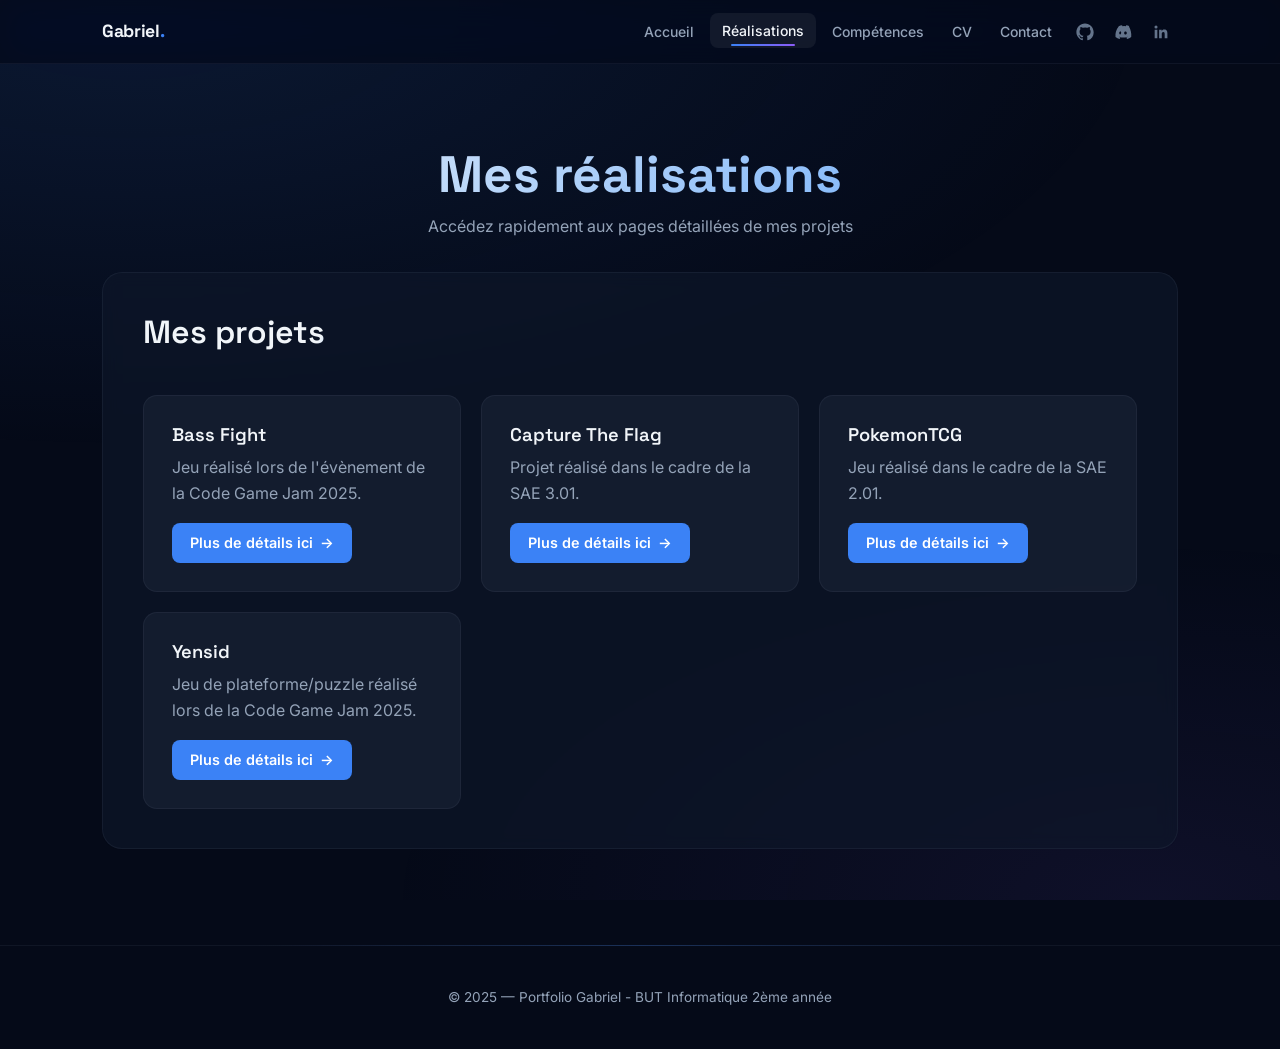
<file: src/realisations.html>
<!doctype html>
<html lang="fr">
<head>
    <meta charset="utf-8">
    <meta name="viewport" content="width=device-width, initial-scale=1">
    <meta name="description" content="Mes réalisations — Portfolio Gabriel Scoma-Gébelin">
    <title>Mes réalisations - BUT Informatique</title>
    <link rel="stylesheet" href="assets/css/style.css">
    <link rel="icon" type="image/png" href="assets/img/pp.jpg">
    <script src="assets/js/script.js" defer></script>
</head>
<body>

<header class="site-header">
    <div class="header-inner">
        <a href="index.html" class="logo">Gabriel<span>.</span></a>
        <button class="nav-toggle" aria-label="Menu"><span></span><span></span><span></span></button>
        <nav class="main-nav">
            <a href="index.html">Accueil</a>
            <a href="realisations.html" class="active">Réalisations</a>
            <a href="comp.html">Compétences</a>
            <a href="assets/img/cvgab.pdf" download target="_blank">CV</a>
            <a href="mailto:gabriel.scomagebelin.pro@gmail.com" target="_blank" rel="noopener">Contact</a>
            <div class="social-links-row">
                <a class="social-link" href="https://github.com/Gabarcael" target="_blank" rel="noopener"
                   aria-label="GitHub">
                    <svg viewBox="0 0 24 24" role="img" aria-hidden="true">
                        <path d="M12 .5C5.65.5.5 5.64.5 12c0 5.08 3.29 9.38 7.86 10.9.58.11.79-.25.79-.56 0-.27-.01-1-.01-1.96-3.2.7-3.88-1.54-3.88-1.54-.53-1.36-1.3-1.72-1.3-1.72-1.06-.72.08-.7.08-.7 1.17.08 1.79 1.21 1.79 1.21 1.04 1.78 2.74 1.26 3.41.96.11-.76.41-1.26.75-1.55-2.55-.29-5.24-1.28-5.24-5.68 0-1.25.45-2.27 1.2-3.07-.12-.29-.52-1.46.11-3.04 0 0 .97-.31 3.18 1.17a11.1 11.1 0 0 1 5.8 0c2.2-1.48 3.17-1.17 3.17-1.17.64 1.58.24 2.75.12 3.04.75.8 1.2 1.82 1.2 3.07 0 4.41-2.69 5.38-5.25 5.67.42.36.8 1.08.8 2.18 0 1.57-.01 2.83-.01 3.22 0 .31.21.68.8.56A10.52 10.52 0 0 0 23.5 12C23.5 5.64 18.35.5 12 .5Z"/>
                    </svg>
                </a>
                <a class="social-link" href="https://discord.com/channels/@me" target="_blank" rel="noopener"
                   aria-label="Discord">
                    <svg viewBox="0 0 24 24" role="img" aria-hidden="true">
                        <path d="M20.6 4.18A17.6 17.6 0 0 0 16.3 3a12.44 12.44 0 0 0-.6 1.23 16.1 16.1 0 0 0-4.4 0A12.72 12.72 0 0 0 10.7 3a17.4 17.4 0 0 0-4.32 1.2C2.41 9.08 1.64 13.84 2.04 18.52a17.7 17.7 0 0 0 5.44 2.78 12.83 12.83 0 0 0 1.17-1.9 11.48 11.48 0 0 1-1.84-.89c.15-.11.3-.22.44-.33a11.82 11.82 0 0 0 10.5 0l.44.33c-.59.34-1.2.65-1.84.89.33.67.72 1.31 1.17 1.9a17.67 17.67 0 0 0 5.44-2.78c.44-4.71-.33-9.46-3.16-14.34Zm-11.9 11.2c-1 0-1.82-.94-1.82-2.08s.8-2.08 1.82-2.08S9.5 12.17 9.5 13.3s-.8 2.08-1.82 2.08Zm6.6 0c-1 0-1.82-.94-1.82-2.08s.8-2.08 1.82-2.08 1.82.94 1.82 2.08-.81 2.08-1.82 2.08Z"/>
                    </svg>
                </a>
                <a class="social-link" href="https://www.linkedin.com/in/gabriel-scoma-g%C3%A9belin-58880b245/"
                   target="_blank" rel="noopener" aria-label="LinkedIn">
                    <svg viewBox="0 0 24 24" role="img" aria-hidden="true">
                        <path d="M20.45 20.45h-3.55V15c0-1.3-.02-2.97-1.81-2.97-1.8 0-2.07 1.41-2.07 2.87v5.55H9.47V9h3.41v1.56h.05c.48-.9 1.63-1.84 3.35-1.84 3.59 0 4.26 2.36 4.26 5.43v6.3ZM5.34 7.43a2.06 2.06 0 1 1 0-4.12 2.06 2.06 0 0 1 0 4.12Zm-1.78 13h3.55V9H3.56v11.45Z"/>
                    </svg>
                </a>
            </div>
        </nav>
    </div>
</header>

<div class="page-wrapper">
    <main>

        <div class="page-title">
            <h1>Mes réalisations</h1>
            <p>Accédez rapidement aux pages détaillées de mes projets</p>
        </div>

        <section>
            <h2>Mes projets</h2>
            <div class="cards-grid">
                <article class="project-card">
                    <h3>Bass Fight</h3>
                    <p>Jeu réalisé lors de l'évènement de la Code Game Jam 2025.</p>
                    <a class="card-link" href="cgj.html">Plus de détails ici</a>
                </article>
                <article class="project-card">
                    <h3>Capture The Flag</h3>
                    <p>Projet réalisé dans le cadre de la SAE 3.01.</p>
                    <a class="card-link" href="ctf.html">Plus de détails ici</a>
                </article>
                <article class="project-card">
                    <h3>PokemonTCG</h3>
                    <p>Jeu réalisé dans le cadre de la SAE 2.01.</p>
                    <a class="card-link" href="poketcg.html">Plus de détails ici</a>
                </article>
                <article class="project-card">
                    <h3>Yensid</h3>
                    <p>Jeu de plateforme/puzzle réalisé lors de la Code Game Jam 2025.</p>
                    <a class="card-link" href="yensid.html">Plus de détails ici</a>
                </article>
            </div>
        </section>

    </main>

    <footer>
        <p>© 2025 — Portfolio Gabriel - BUT Informatique 2ème année</p>
    </footer>
</div>

<button class="back-to-top" aria-label="Revenir en haut de page">↑</button>

</body>
</html>
</file>
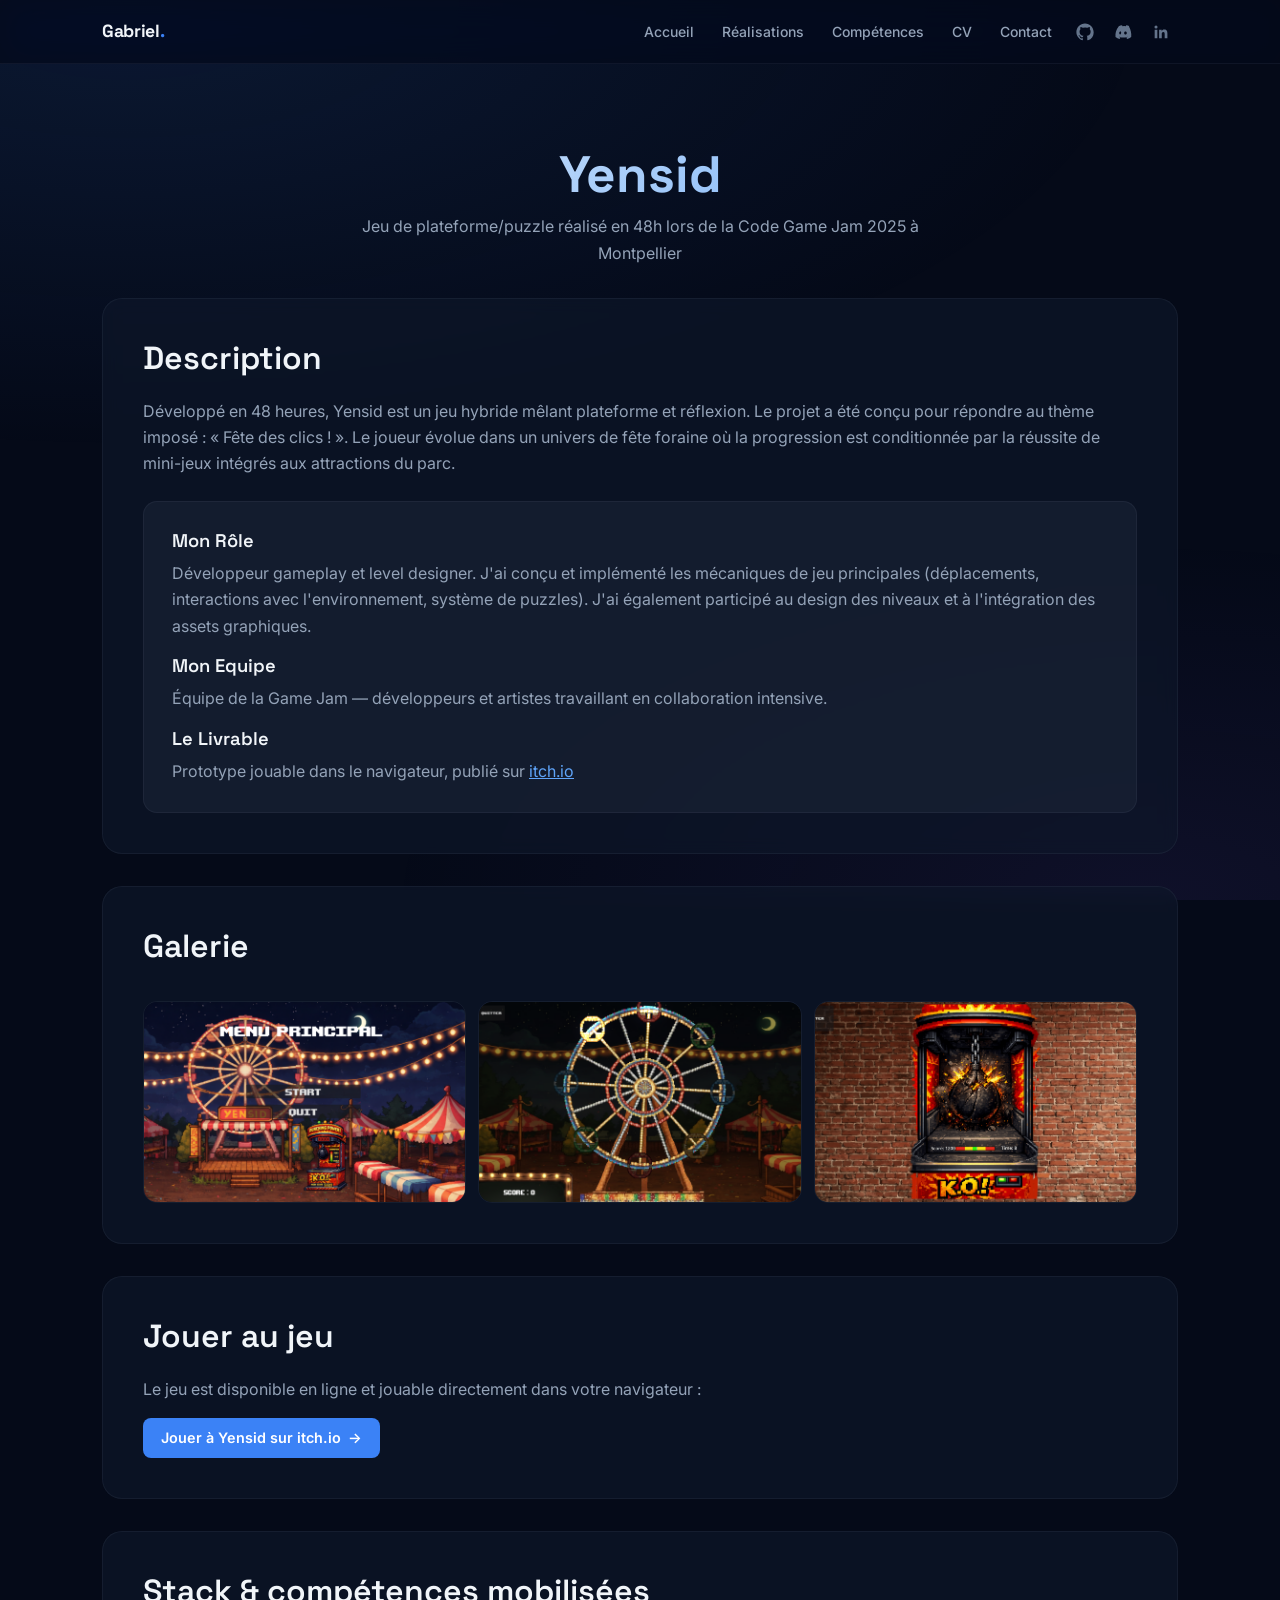
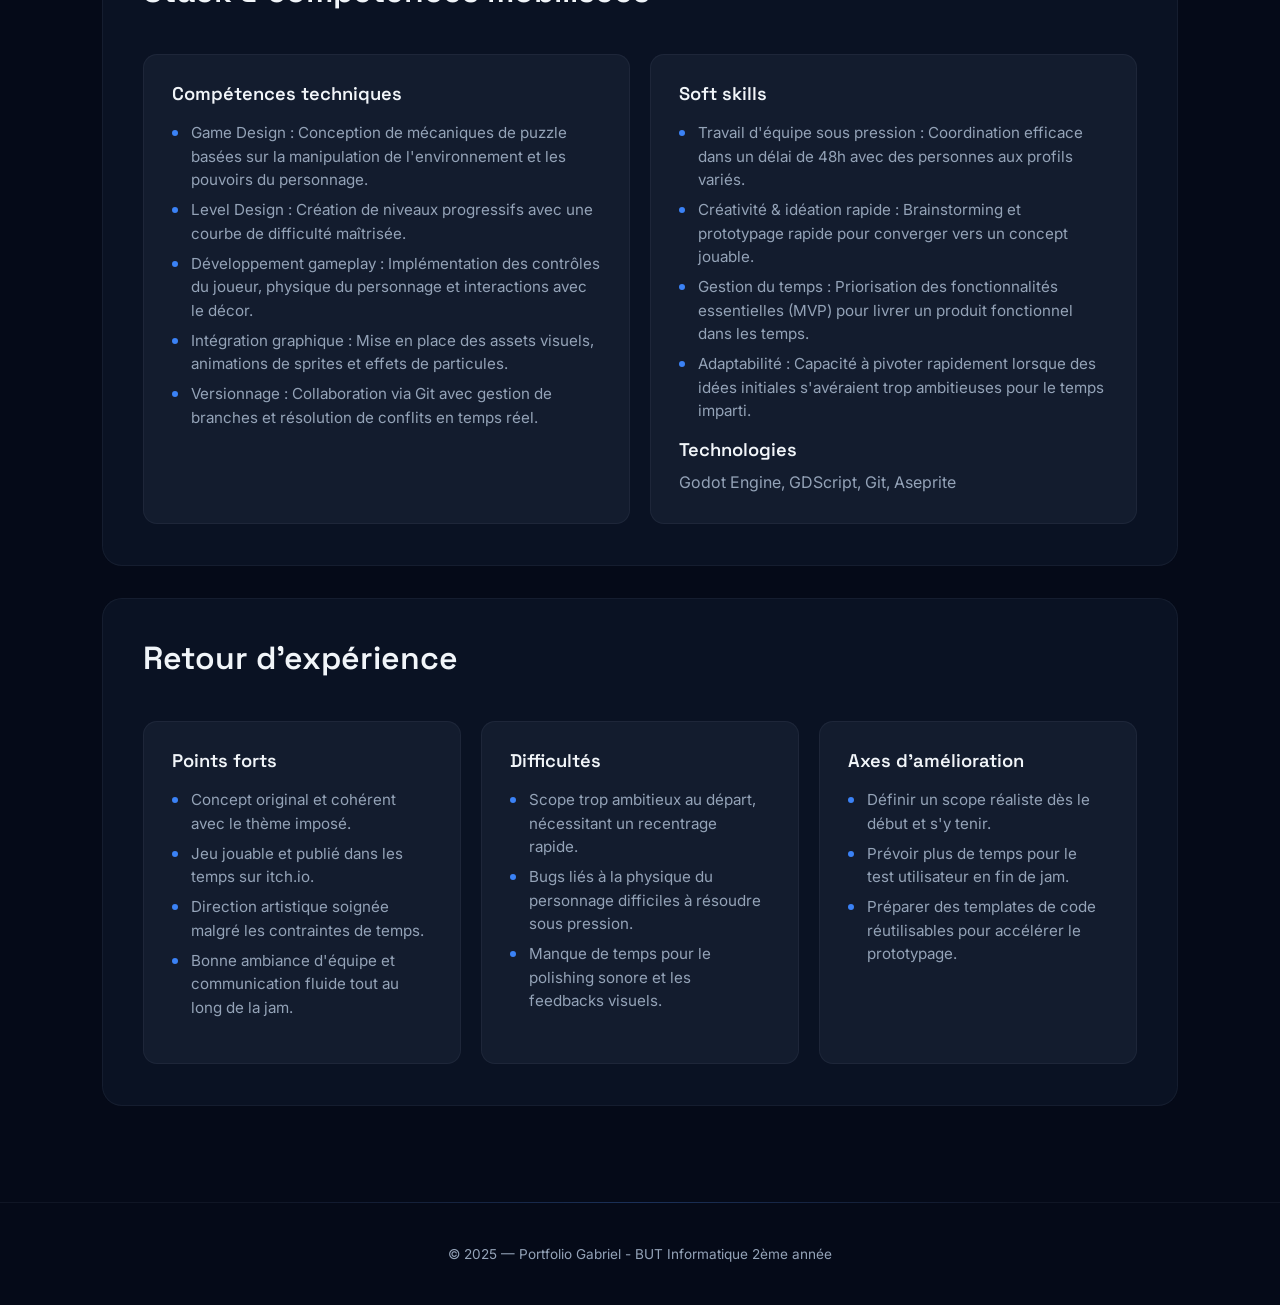
<file: src/yensid.html>
<!doctype html>
<html lang="fr">
<head>
    <meta charset="utf-8">
    <meta name="viewport" content="width=device-width, initial-scale=1">
    <meta name="description" content="Yensid - projet Code Game Jam 2025">
    <title>Yensid — Code Game Jam 2025</title>
    <link rel="stylesheet" href="assets/css/style.css">
    <link rel="icon" type="image/png" href="assets/img/pp.jpg">
    <script src="assets/js/script.js" defer></script>
</head>
<body>

<header class="site-header">
    <div class="header-inner">
        <a href="index.html" class="logo">Gabriel<span>.</span></a>
        <button class="nav-toggle" aria-label="Menu"><span></span><span></span><span></span></button>
        <nav class="main-nav">
            <a href="index.html">Accueil</a>
            <a href="realisations.html">Réalisations</a>
            <a href="comp.html">Compétences</a>
            <a href="assets/img/cvgab.pdf" download target="_blank">CV</a>
            <a href="mailto:gabriel.scomagebelin.pro@gmail.com" target="_blank" rel="noopener">Contact</a>
            <div class="social-links-row">
                <a class="social-link" href="https://github.com/Gabarcael" target="_blank" rel="noopener"
                   aria-label="GitHub">
                    <svg viewBox="0 0 24 24" role="img" aria-hidden="true">
                        <path d="M12 .5C5.65.5.5 5.64.5 12c0 5.08 3.29 9.38 7.86 10.9.58.11.79-.25.79-.56 0-.27-.01-1-.01-1.96-3.2.7-3.88-1.54-3.88-1.54-.53-1.36-1.3-1.72-1.3-1.72-1.06-.72.08-.7.08-.7 1.17.08 1.79 1.21 1.79 1.21 1.04 1.78 2.74 1.26 3.41.96.11-.76.41-1.26.75-1.55-2.55-.29-5.24-1.28-5.24-5.68 0-1.25.45-2.27 1.2-3.07-.12-.29-.52-1.46.11-3.04 0 0 .97-.31 3.18 1.17a11.1 11.1 0 0 1 5.8 0c2.2-1.48 3.17-1.17 3.17-1.17.64 1.58.24 2.75.12 3.04.75.8 1.2 1.82 1.2 3.07 0 4.41-2.69 5.38-5.25 5.67.42.36.8 1.08.8 2.18 0 1.57-.01 2.83-.01 3.22 0 .31.21.68.8.56A10.52 10.52 0 0 0 23.5 12C23.5 5.64 18.35.5 12 .5Z"/>
                    </svg>
                </a>
                <a class="social-link" href="https://discord.com/channels/@me" target="_blank" rel="noopener"
                   aria-label="Discord">
                    <svg viewBox="0 0 24 24" role="img" aria-hidden="true">
                        <path d="M20.6 4.18A17.6 17.6 0 0 0 16.3 3a12.44 12.44 0 0 0-.6 1.23 16.1 16.1 0 0 0-4.4 0A12.72 12.72 0 0 0 10.7 3a17.4 17.4 0 0 0-4.32 1.2C2.41 9.08 1.64 13.84 2.04 18.52a17.7 17.7 0 0 0 5.44 2.78 12.83 12.83 0 0 0 1.17-1.9 11.48 11.48 0 0 1-1.84-.89c.15-.11.3-.22.44-.33a11.82 11.82 0 0 0 10.5 0l.44.33c-.59.34-1.2.65-1.84.89.33.67.72 1.31 1.17 1.9a17.67 17.67 0 0 0 5.44-2.78c.44-4.71-.33-9.46-3.16-14.34Zm-11.9 11.2c-1 0-1.82-.94-1.82-2.08s.8-2.08 1.82-2.08S9.5 12.17 9.5 13.3s-.8 2.08-1.82 2.08Zm6.6 0c-1 0-1.82-.94-1.82-2.08s.8-2.08 1.82-2.08 1.82.94 1.82 2.08-.81 2.08-1.82 2.08Z"/>
                    </svg>
                </a>
                <a class="social-link" href="https://www.linkedin.com/in/gabriel-scoma-g%C3%A9belin-58880b245/"
                   target="_blank" rel="noopener" aria-label="LinkedIn">
                    <svg viewBox="0 0 24 24" role="img" aria-hidden="true">
                        <path d="M20.45 20.45h-3.55V15c0-1.3-.02-2.97-1.81-2.97-1.8 0-2.07 1.41-2.07 2.87v5.55H9.47V9h3.41v1.56h.05c.48-.9 1.63-1.84 3.35-1.84 3.59 0 4.26 2.36 4.26 5.43v6.3ZM5.34 7.43a2.06 2.06 0 1 1 0-4.12 2.06 2.06 0 0 1 0 4.12Zm-1.78 13h3.55V9H3.56v11.45Z"/>
                    </svg>
                </a>
            </div>
        </nav>
    </div>
</header>

<div class="page-wrapper">
    <main>

        <div class="page-title">
            <h1>Yensid</h1>
            <p>Jeu de plateforme/puzzle réalisé en 48h lors de la Code Game Jam 2025 à Montpellier</p>
        </div>

        <section>
            <h2>Description</h2>
            <p>Développé en 48 heures, Yensid est un jeu hybride mêlant plateforme et réflexion. Le projet a été conçu
                pour répondre au thème imposé : « Fête des clics ! ». Le joueur évolue dans un univers de fête foraine
                où la progression est conditionnée par la réussite de mini-jeux intégrés aux attractions du parc.</p>
            <div class="cards-grid">
                <article class="project-card">
                    <h3>Mon Rôle</h3>
                    <p>Développeur gameplay et level designer. J'ai conçu et implémenté les mécaniques de jeu
                        principales (déplacements, interactions avec l'environnement, système de puzzles). J'ai
                        également participé au design des niveaux et à l'intégration des assets graphiques.</p>
                    <h3>Mon Equipe</h3>
                    <p>Équipe de la Game Jam — développeurs et artistes travaillant en collaboration intensive.</p>
                    <h3>Le Livrable</h3>
                    <p>Prototype jouable dans le navigateur, publié sur <a href="https://edenlo.itch.io/yensid"
                                                                           target="_blank" rel="noopener"
                                                                           style="color: var(--accent-light); text-decoration: underline;">itch.io</a>
                    </p>
                </article>
            </div>
        </section>

        <section>
            <h2>Galerie</h2>
            <div class="gallery-grid">
                <img src="assets/img/yensid1.png" alt="Capture d'écran du jeu Yensid — univers fête foraine">
                <img src="assets/img/yensid2.png" alt="Capture d'écran gameplay Yensid — mini-jeu">
                <img src="assets/img/yensid3.png" alt="Capture d'écran Yensid — exploration du parc">
            </div>
        </section>

        <section>
            <h2>Jouer au jeu</h2>
            <p>Le jeu est disponible en ligne et jouable directement dans votre navigateur :</p>
            <p><a href="https://edenlo.itch.io/yensid" target="_blank" rel="noopener" class="card-link">Jouer à Yensid
                sur itch.io</a></p>
        </section>

        <section>
            <h2>Stack & compétences mobilisées</h2>
            <div class="cards-grid">
                <article class="project-card">
                    <h3>Compétences techniques</h3>
                    <ul>
                        <li>Game Design : Conception de mécaniques de puzzle basées sur la manipulation de
                            l'environnement et les pouvoirs du personnage.
                        </li>
                        <li>Level Design : Création de niveaux progressifs avec une courbe de difficulté maîtrisée.</li>
                        <li>Développement gameplay : Implémentation des contrôles du joueur, physique du personnage et
                            interactions avec le décor.
                        </li>
                        <li>Intégration graphique : Mise en place des assets visuels, animations de sprites et effets de
                            particules.
                        </li>
                        <li>Versionnage : Collaboration via Git avec gestion de branches et résolution de conflits en
                            temps réel.
                        </li>
                    </ul>
                </article>
                <article class="project-card">
                    <h3>Soft skills</h3>
                    <ul>
                        <li>Travail d'équipe sous pression : Coordination efficace dans un délai de 48h avec des
                            personnes aux profils variés.
                        </li>
                        <li>Créativité & idéation rapide : Brainstorming et prototypage rapide pour converger vers un
                            concept jouable.
                        </li>
                        <li>Gestion du temps : Priorisation des fonctionnalités essentielles (MVP) pour livrer un
                            produit fonctionnel dans les temps.
                        </li>
                        <li>Adaptabilité : Capacité à pivoter rapidement lorsque des idées initiales s'avéraient trop
                            ambitieuses pour le temps imparti.
                        </li>
                    </ul>
                    <h3>Technologies</h3>
                    <p>Godot Engine, GDScript, Git, Aseprite</p>
                </article>
            </div>
        </section>

        <section>
            <h2>Retour d'expérience</h2>
            <div class="cards-grid">
                <article class="project-card">
                    <h3>Points forts</h3>
                    <ul>
                        <li>Concept original et cohérent avec le thème imposé.</li>
                        <li>Jeu jouable et publié dans les temps sur itch.io.</li>
                        <li>Direction artistique soignée malgré les contraintes de temps.</li>
                        <li>Bonne ambiance d'équipe et communication fluide tout au long de la jam.</li>
                    </ul>
                </article>
                <article class="project-card">
                    <h3>Difficultés</h3>
                    <ul>
                        <li>Scope trop ambitieux au départ, nécessitant un recentrage rapide.</li>
                        <li>Bugs liés à la physique du personnage difficiles à résoudre sous pression.</li>
                        <li>Manque de temps pour le polishing sonore et les feedbacks visuels.</li>
                    </ul>
                </article>
                <article class="project-card">
                    <h3>Axes d'amélioration</h3>
                    <ul>
                        <li>Définir un scope réaliste dès le début et s'y tenir.</li>
                        <li>Prévoir plus de temps pour le test utilisateur en fin de jam.</li>
                        <li>Préparer des templates de code réutilisables pour accélérer le prototypage.</li>
                    </ul>
                </article>
            </div>
        </section>

    </main>

    <footer>
        <p>© 2025 — Portfolio Gabriel - BUT Informatique 2ème année</p>
    </footer>
</div>

<button class="back-to-top" aria-label="Revenir en haut de page">↑</button>

</body>
</html>
</file>
<file: src/assets/css/style.css>
@import url('https://fonts.googleapis.com/css2?family=Space+Grotesk:wght@400;500;600;700&family=Inter:wght@300;400;500;600;700&display=swap');

/* =============================================
   1. DESIGN TOKENS
   ============================================= */
:root {
    --bg-body: #050a18;
    --bg-surface: rgba(15, 23, 42, 0.65);
    --bg-surface-solid: #0f172a;
    --bg-card: rgba(30, 41, 59, 0.5);
    --bg-card-hover: rgba(30, 41, 59, 0.8);

    --accent: #3b82f6;
    --accent-dark: #2563eb;
    --accent-light: #60a5fa;
    --accent-glow: rgba(59, 130, 246, 0.25);
    --accent-violet: #8b5cf6;

    --text: #f1f5f9;
    --text-secondary: #94a3b8;
    --text-dim: #64748b;

    --border: rgba(148, 163, 184, 0.08);
    --border-hover: rgba(148, 163, 184, 0.18);

    --radius-sm: 8px;
    --radius-md: 14px;
    --radius-lg: 20px;
    --radius-full: 9999px;

    --shadow-card: 0 4px 24px rgba(0, 0, 0, 0.25);
    --shadow-glow: 0 0 30px var(--accent-glow);
    --shadow-overlay: 0 25px 60px rgba(0, 0, 0, 0.6);

    --header-h: 64px;
    --max-w: 1140px;
    --ease: cubic-bezier(0.4, 0, 0.2, 1);
    --ease-bounce: cubic-bezier(0.34, 1.56, 0.64, 1);
}

/* =============================================
   2. RESET
   ============================================= */
*, *::before, *::after { margin: 0; padding: 0; box-sizing: border-box; }

html { scroll-behavior: smooth; }

body {
    font-family: 'Inter', system-ui, -apple-system, sans-serif;
    background: var(--bg-body);
    color: var(--text);
    line-height: 1.65;
    min-height: 100vh;
    overflow-x: hidden;
    -webkit-font-smoothing: antialiased;
}

body::before {
    content: '';
    position: fixed;
    inset: 0;
    background:
        radial-gradient(ellipse 80% 50% at 10% 0%, rgba(59, 130, 246, 0.12), transparent),
        radial-gradient(ellipse 60% 40% at 90% 100%, rgba(139, 92, 246, 0.08), transparent);
    pointer-events: none;
    z-index: -1;
}

img { max-width: 100%; height: auto; display: block; }
a   { color: inherit; text-decoration: none; }
ul  { list-style: none; }

/* =============================================
   3. TYPOGRAPHY
   ============================================= */
h1, h2, h3, h4 {
    font-family: 'Space Grotesk', sans-serif;
    color: var(--text);
    line-height: 1.2;
}

h1 { font-size: clamp(2rem, 5vw, 3.2rem); font-weight: 700; }
h2 {
    font-size: clamp(1.5rem, 3vw, 2rem);
    font-weight: 600;
    margin-bottom: 1.25rem;
    position: relative;
    display: inline-block;
    background: linear-gradient(
        120deg,
        var(--text) 0%,
        var(--text) 40%,
        var(--accent-light) 50%,
        var(--text) 60%,
        var(--text) 100%
    );
    background-size: 250% 100%;
    -webkit-background-clip: text;
    -webkit-text-fill-color: transparent;
    background-clip: text;
    animation: h2-shimmer 6s ease-in-out infinite;
}

@keyframes h2-shimmer {
    0%, 100% { background-position: 100% 50%; }
    50%      { background-position: 0% 50%; }
}

h2::after {
    content: '';
    position: absolute;
    bottom: -4px;
    left: 0;
    width: 0;
    height: 2px;
    background: linear-gradient(90deg, var(--accent), var(--accent-violet));
    border-radius: 1px;
    transition: width 0.5s var(--ease);
}

section:hover h2::after {
    width: 50%;
}
h3 { font-size: 1.15rem; font-weight: 600; margin-bottom: 0.5rem; }

p { color: var(--text-secondary); margin-bottom: 1rem; }
p:last-child { margin-bottom: 0; }

code {
    background: rgba(59, 130, 246, 0.1);
    padding: 0.15em 0.4em;
    border-radius: 4px;
    font-size: 0.9em;
    color: var(--accent-light);
}

strong { color: var(--text); }

/* =============================================
   4. HEADER / NAVBAR FIXE
   ============================================= */
.site-header {
    position: fixed;
    top: 0;
    left: 0;
    right: 0;
    height: var(--header-h);
    background: rgba(5, 10, 24, 0.75);
    backdrop-filter: saturate(180%) blur(16px);
    -webkit-backdrop-filter: saturate(180%) blur(16px);
    border-bottom: 1px solid var(--border);
    z-index: 500;
    transition: transform 0.35s var(--ease);
}

/* Scroll progress bar */
.site-header::after {
    content: '';
    position: absolute;
    bottom: -1px;
    left: 0;
    height: 2px;
    width: calc(var(--scroll-progress, 0) * 100%);
    background: linear-gradient(90deg, var(--accent), var(--accent-violet));
    border-radius: 0 1px 1px 0;
    transition: width 0.15s linear;
    z-index: 1;
}

.site-header.is-hidden { transform: translateY(-100%); }

.site-header .header-inner {
    max-width: var(--max-w);
    margin: 0 auto;
    height: 100%;
    display: flex;
    align-items: center;
    justify-content: space-between;
    padding: 0 clamp(1rem, 4vw, 2rem);
}

.site-header .logo {
    font-family: 'Space Grotesk', sans-serif;
    font-size: 1.1rem;
    font-weight: 700;
    color: var(--text);
    letter-spacing: -0.02em;
    white-space: nowrap;
    position: relative;
    transition: color 0.3s var(--ease), transform 0.3s var(--ease-bounce), filter 0.3s;
    cursor: pointer;
}

/* Hover : glow + léger scale */
.site-header .logo:hover {
    color: var(--accent-light);
    transform: scale(1.08);
    filter: drop-shadow(0 0 8px var(--accent-glow));
}

/* Le point devient violet au hover */
.site-header .logo:hover span {
    color: var(--accent-violet);
}

/* Clic : bounce rapide */
.site-header .logo:active {
    transform: scale(0.92);
    transition-duration: 0.1s;
}

/* Trait lumineux qui glisse au hover */
.site-header .logo::after {
    content: '';
    position: absolute;
    bottom: -2px;
    left: 0;
    width: 0;
    height: 2px;
    background: linear-gradient(90deg, var(--accent), var(--accent-violet));
    border-radius: 2px;
    transition: width 0.4s var(--ease);
}

.site-header .logo:hover::after {
    width: 100%;
}

.site-header .logo span {
    color: var(--accent);
    transition: color 0.3s var(--ease), transform 0.3s var(--ease-bounce);
    display: inline-block;
}

/* Le point rebondit au hover */
.site-header .logo:hover span {
    animation: dot-bounce 0.5s var(--ease-bounce);
}

@keyframes dot-bounce {
    0%   { transform: translateY(0); }
    40%  { transform: translateY(-5px); }
    60%  { transform: translateY(1px); }
    80%  { transform: translateY(-2px); }
    100% { transform: translateY(0); }
}

.main-nav {
    display: flex;
    align-items: center;
    gap: 0.25rem;
}

.main-nav a {
    font-size: 0.875rem;
    font-weight: 500;
    padding: 0.4rem 0.75rem;
    border-radius: var(--radius-sm);
    color: var(--text-secondary);
    transition: color 0.25s, background 0.25s, transform 0.25s var(--ease-bounce);
    white-space: nowrap;
    position: relative;
    overflow: hidden;
}

/* Underline glissant */
.main-nav a:not(.social-link)::after {
    content: '';
    position: absolute;
    bottom: 2px;
    left: 50%;
    width: 0;
    height: 2px;
    background: linear-gradient(90deg, var(--accent), var(--accent-violet));
    border-radius: 1px;
    transition: width 0.35s var(--ease), left 0.35s var(--ease);
}

.main-nav a:not(.social-link):hover::after,
.main-nav a:not(.social-link).active::after {
    width: 60%;
    left: 20%;
}

.main-nav a:hover,
.main-nav a.active {
    color: var(--text);
    background: rgba(255, 255, 255, 0.06);
    transform: translateY(-1px);
}

.main-nav a:active {
    transform: translateY(0) scale(0.96);
    transition-duration: 0.08s;
}

.main-nav .social-link {
    display: inline-flex;
    align-items: center;
    justify-content: center;
    width: 34px;
    height: 34px;
    padding: 0;
    border-radius: var(--radius-sm);
    color: var(--text-dim);
    transition: color 0.2s, background 0.2s, transform 0.2s;
}

.main-nav .social-link:hover {
    color: var(--accent-light);
    background: rgba(59, 130, 246, 0.08);
    transform: translateY(-2px) rotate(8deg);
}

.main-nav .social-link:active {
    transform: scale(0.88);
    transition-duration: 0.08s;
}

.main-nav svg {
    width: 18px;
    height: 18px;
    fill: currentColor;
}

.nav-toggle {
    display: none;
    background: none;
    border: none;
    cursor: pointer;
    color: var(--text);
    padding: 0.5rem;
}

.nav-toggle span {
    display: block;
    width: 22px;
    height: 2px;
    background: currentColor;
    margin: 5px 0;
    border-radius: 2px;
    transition: 0.3s;
}

/* =============================================
   5. PAGE WRAPPER & MAIN
   ============================================= */
.page-wrapper {
    padding-top: var(--header-h);
    min-height: 100vh;
    display: flex;
    flex-direction: column;
}

main {
    flex: 1;
    max-width: var(--max-w);
    width: 100%;
    margin: 0 auto;
    padding: 2rem clamp(1rem, 4vw, 2rem) 4rem;
}

/* =============================================
   6. PAGE HERO (Index)
   ============================================= */
.hero {
    display: flex;
    flex-direction: column;
    align-items: center;
    justify-content: center;
    text-align: center;
    min-height: max(55vh, 400px);
    padding: 4rem 1rem;
    position: relative;
}

.hero .portrait {
    width: 130px;
    height: 130px;
    border-radius: 50%;
    object-fit: cover;
    border: 3px solid var(--border-hover);
    box-shadow: var(--shadow-glow), 0 0 0 0 var(--accent-glow);
    margin-bottom: 2rem;
    transition: transform 0.4s var(--ease-bounce), box-shadow 0.4s;
    animation: portrait-pulse 4s ease-in-out infinite;
}

@keyframes portrait-pulse {
    0%, 100% { box-shadow: 0 0 20px var(--accent-glow), 0 0 0 0 transparent; }
    50%      { box-shadow: 0 0 30px var(--accent-glow), 0 0 60px rgba(59,130,246,0.08); }
}

.hero .portrait:hover {
    transform: scale(1.08) rotate(3deg);
    box-shadow: 0 0 40px var(--accent-glow), 0 0 80px rgba(59,130,246,0.12);
    animation: none;
}

.hero h1 {
    margin-bottom: 0.75rem;
    overflow: hidden;
}

/* Chaque mot du hero h1 animé individuellement par JS */
.hero h1 .word {
    display: inline-block;
    opacity: 0;
    transform: translateY(100%) rotateX(-80deg);
    animation: word-reveal 0.7s var(--ease-bounce) forwards;
}

@keyframes word-reveal {
    to { opacity: 1; transform: translateY(0) rotateX(0); }
}

.hero .subtitle {
    font-size: 1.15rem;
    color: var(--text-secondary);
    max-width: 500px;
    opacity: 0;
    animation: fade-up 0.8s 0.6s var(--ease) forwards;
}

@keyframes fade-up {
    from { opacity: 0; transform: translateY(16px); }
    to   { opacity: 1; transform: translateY(0); }
}

.page-title {
    padding: 3rem 0 2rem;
    text-align: center;
}

.page-title h1 {
    background: linear-gradient(135deg, var(--text), var(--accent-light), var(--text));
    background-size: 200% auto;
    -webkit-background-clip: text;
    -webkit-text-fill-color: transparent;
    background-clip: text;
    animation: h2-shimmer 5s ease-in-out infinite;
}

.page-title p {
    max-width: 600px;
    margin: 0.5rem auto 0;
    opacity: 0;
    animation: fade-up 0.7s 0.3s var(--ease) forwards;
}

/* =============================================
   7. SECTIONS
   ============================================= */
section {
    background: var(--bg-surface);
    border: 1px solid var(--border);
    border-radius: var(--radius-lg);
    padding: clamp(1.5rem, 4vw, 2.5rem);
    margin-bottom: 2rem;
    backdrop-filter: blur(8px);
    -webkit-backdrop-filter: blur(8px);
    position: relative;
    overflow: hidden;
    transition: border-color 0.4s, box-shadow 0.4s;
}

/* Reflet lumineux interne qui suit la souris */
section::before {
    content: '';
    position: absolute;
    width: 400px;
    height: 400px;
    border-radius: 50%;
    background: radial-gradient(circle, var(--accent-glow), transparent 70%);
    opacity: 0;
    pointer-events: none;
    transform: translate(-50%, -50%);
    left: var(--mouse-x, 50%);
    top: var(--mouse-y, 50%);
    transition: opacity 0.4s;
    z-index: 0;
}

section:hover::before {
    opacity: 1;
}

section:hover {
    border-color: rgba(59, 130, 246, 0.15);
    box-shadow: 0 0 40px rgba(59, 130, 246, 0.06);
}

/* Le contenu au-dessus du reflet */
section > * {
    position: relative;
    z-index: 1;
}

.reveal {
    opacity: 0;
    transform: translateY(28px);
    transition: opacity 0.7s var(--ease), transform 0.7s var(--ease);
}

.reveal.is-visible {
    opacity: 1;
    transform: translateY(0) translateX(0) scale(1);
}

/* Variantes de direction pour les cards (settées par JS) */
.reveal-left {
    opacity: 0;
    transform: translateX(-40px);
    transition: opacity 0.7s var(--ease), transform 0.7s var(--ease);
}

.reveal-right {
    opacity: 0;
    transform: translateX(40px);
    transition: opacity 0.7s var(--ease), transform 0.7s var(--ease);
}

.reveal-scale {
    opacity: 0;
    transform: scale(0.9);
    transition: opacity 0.6s var(--ease), transform 0.6s var(--ease-bounce);
}

.reveal-left.is-visible,
.reveal-right.is-visible,
.reveal-scale.is-visible {
    opacity: 1;
    transform: translateX(0) scale(1);
}

/* =============================================
   8. CARDS GRID (Projets)
   ============================================= */
.cards-grid {
    display: grid;
    grid-template-columns: repeat(auto-fit, minmax(280px, 1fr));
    gap: 1.25rem;
    margin-top: 1.5rem;
}

.project-card {
    background: var(--bg-card);
    border: 1px solid var(--border);
    border-radius: var(--radius-md);
    padding: 1.75rem;
    display: flex;
    flex-direction: column;
    transition: transform 0.4s var(--ease-bounce), border-color 0.35s, box-shadow 0.35s;
    position: relative;
    overflow: hidden;
    transform-style: preserve-3d;
    will-change: transform;
    /* Tilt 3D via JS : --rx, --ry */
    transform: perspective(800px) rotateX(var(--rx, 0deg)) rotateY(var(--ry, 0deg));
}

/* Shine effect glissant */
.project-card::before {
    content: '';
    position: absolute;
    top: 0;
    left: -75%;
    width: 50%;
    height: 100%;
    background: linear-gradient(
        120deg,
        transparent,
        rgba(255, 255, 255, 0.04),
        transparent
    );
    transition: left 0.6s var(--ease);
    pointer-events: none;
    z-index: 1;
}

.project-card:hover::before {
    left: 125%;
}

.project-card:hover {
    transform: perspective(800px) rotateX(var(--rx, 0deg)) rotateY(var(--ry, 0deg)) translateY(-6px);
    border-color: var(--accent);
    box-shadow: var(--shadow-glow), 0 20px 40px rgba(0, 0, 0, 0.2);
}

.project-card h3 {
    color: var(--text);
    transition: color 0.25s;
}

.project-card:hover h3 {
    color: var(--accent-light);
}

.project-card p  { flex: 1; }

.project-card ul {
    margin-top: 0.5rem;
    margin-bottom: 1rem;
    display: flex;
    flex-direction: column;
    gap: 0.4rem;
}

.project-card li {
    color: var(--text-secondary);
    padding-left: 1.2rem;
    position: relative;
    font-size: 0.95rem;
    line-height: 1.55;
    transition: color 0.2s, transform 0.25s var(--ease);
}

.project-card li:hover {
    color: var(--text);
    transform: translateX(4px);
}

.project-card li::before {
    content: '';
    position: absolute;
    left: 0;
    top: 0.6em;
    width: 6px;
    height: 6px;
    border-radius: 50%;
    background: var(--accent);
    transition: box-shadow 0.3s, transform 0.3s var(--ease-bounce);
}

.project-card li:hover::before {
    box-shadow: 0 0 8px var(--accent-glow);
    transform: scale(1.6);
}

.card-link {
    display: inline-flex;
    align-items: center;
    gap: 0.4rem;
    margin-top: auto;
    padding: 0.5rem 1.15rem;
    background: var(--accent);
    color: #fff;
    font-weight: 600;
    font-size: 0.9rem;
    border-radius: var(--radius-sm);
    transition: background 0.2s, transform 0.2s;
    width: fit-content;
}

.card-link:hover {
    background: var(--accent-dark);
    transform: translateY(-2px);
    color: #fff;
    box-shadow: 0 6px 20px rgba(37, 99, 235, 0.35);
}

.card-link:active {
    transform: translateY(0) scale(0.96);
    transition-duration: 0.08s;
}

.card-link::after {
    content: '→';
    transition: transform 0.3s var(--ease-bounce);
}

.card-link:hover::after {
    transform: translateX(5px);
}

/* =============================================
   9. TIMELINE (Projet Pro)
   ============================================= */
.timeline {
    position: relative;
    padding-left: 2rem;
    border-left: 2px solid rgba(59, 130, 246, 0.2);
    margin-top: 1.5rem;
}

.timeline li {
    position: relative;
    margin-bottom: 2.5rem;
    padding-left: 0.5rem;
}

.timeline li:last-child { margin-bottom: 0; }

.timeline li::before {
    content: '';
    position: absolute;
    left: -2.55rem;
    top: 6px;
    width: 14px;
    height: 14px;
    border-radius: 50%;
    background: var(--bg-body);
    border: 2.5px solid var(--accent);
    box-shadow: 0 0 0 4px var(--accent-glow);
    transition: background 0.3s, box-shadow 0.3s, transform 0.3s var(--ease-bounce);
    animation: pulse-dot 3s ease-in-out infinite;
}

.timeline li:hover::before {
    background: var(--accent);
    box-shadow: 0 0 0 6px var(--accent-glow), 0 0 20px var(--accent-glow);
    transform: scale(1.3);
    animation: none;
}

.timeline-card {
    background: var(--bg-card);
    border: 1px solid var(--border);
    border-radius: var(--radius-md);
    padding: 1.25rem 1.5rem;
    transition: border-color 0.3s, transform 0.3s var(--ease), box-shadow 0.3s;
}

.timeline li:hover .timeline-card {
    border-color: rgba(59, 130, 246, 0.2);
    transform: translateX(6px);
    box-shadow: 0 8px 30px rgba(0, 0, 0, 0.15);
}

.timeline-label {
    display: inline-block;
    font-size: 0.75rem;
    font-weight: 700;
    text-transform: uppercase;
    letter-spacing: 0.08em;
    color: var(--accent-light);
    background: rgba(59, 130, 246, 0.1);
    padding: 0.2rem 0.6rem;
    border-radius: var(--radius-full);
    margin-bottom: 0.6rem;
    transition: background 0.25s, transform 0.25s var(--ease-bounce), box-shadow 0.25s;
}

.timeline li:hover .timeline-label {
    background: rgba(59, 130, 246, 0.18);
    transform: scale(1.05);
    box-shadow: 0 0 12px rgba(59, 130, 246, 0.15);
}

.timeline-intro {
    text-align: center;
    margin-bottom: 0.5rem;
    font-size: 1.05rem;
}

/* =============================================
   10. GALLERY
   ============================================= */
.gallery-grid {
    display: grid;
    grid-template-columns: repeat(auto-fit, minmax(280px, 1fr));
    gap: 0.75rem;
    margin-top: 1rem;
}

.gallery-grid img {
    width: 100%;
    aspect-ratio: 16 / 10;
    object-fit: cover;
    border-radius: var(--radius-md);
    border: 1px solid var(--border);
    cursor: zoom-in;
    transition: transform 0.35s var(--ease), filter 0.35s, border-color 0.35s, box-shadow 0.35s;
}

.gallery-grid img:hover {
    transform: scale(1.03) rotate(0.5deg);
    filter: brightness(1.1) saturate(1.1);
    border-color: var(--accent);
    box-shadow: 0 8px 30px rgba(59, 130, 246, 0.15);
}

/* =============================================
   11. COMPETENCES (comp.html)
   ============================================= */
.comp-grid {
    display: grid;
    gap: 2rem;
}

.comp-section {
    display: grid;
    gap: 1rem;
}

@media (min-width: 768px) {
    .comp-section {
        grid-template-columns: 1fr auto;
        align-items: center;
    }
    .comp-section .comp-content { order: 1; }
    .comp-section .comp-images { order: 2; max-width: 340px; }
}

.comp-images {
    display: flex;
    flex-direction: column;
    gap: 0.75rem;
}

.comp-images img {
    border-radius: var(--radius-md);
    border: 1px solid var(--border);
    cursor: zoom-in;
    transition: border-color 0.3s, transform 0.35s var(--ease), box-shadow 0.35s;
    position: relative;
}

.comp-images img:hover {
    border-color: var(--accent);
    transform: scale(1.03);
    box-shadow: var(--shadow-glow);
}

.ac-item {
    background: rgba(255, 255, 255, 0.02);
    border-left: 3px solid var(--accent);
    padding: 1rem 1.25rem;
    border-radius: 0 var(--radius-sm) var(--radius-sm) 0;
    margin-bottom: 0.75rem;
    transition: background 0.3s, border-color 0.3s, transform 0.3s var(--ease), box-shadow 0.3s;
}

.ac-item:hover {
    background: rgba(59, 130, 246, 0.04);
    border-left-color: var(--accent-light);
    transform: translateX(5px);
    box-shadow: -3px 0 15px rgba(59, 130, 246, 0.08);
}

.ac-item:last-child { margin-bottom: 0; }

.ac-title {
    display: block;
    font-weight: 700;
    color: var(--text);
    margin-bottom: 0.25rem;
    font-size: 0.95rem;
    transition: color 0.2s;
}

.ac-item:hover .ac-title {
    color: var(--accent-light);
}

.objective {
    color: var(--accent-light);
    font-style: italic;
    padding-bottom: 0.75rem;
    border-bottom: 1px solid var(--border);
    margin-bottom: 1rem;
    position: relative;
}

.objective::after {
    content: '';
    position: absolute;
    bottom: -1px;
    left: 0;
    width: 40px;
    height: 1px;
    background: var(--accent);
    transition: width 0.5s var(--ease);
}

section:hover .objective::after {
    width: 80px;
}

/* =============================================
   12. LIGHTBOX
   ============================================= */
.lightbox {
    position: fixed;
    inset: 0;
    z-index: 9000;
    background: rgba(2, 6, 18, 0.94);
    backdrop-filter: blur(20px);
    -webkit-backdrop-filter: blur(20px);
    display: flex;
    align-items: center;
    justify-content: center;
    cursor: zoom-out;
    opacity: 0;
    pointer-events: none;
    transition: opacity 0.35s var(--ease);
    padding: 2rem;
}

.lightbox.is-open {
    opacity: 1;
    pointer-events: auto;
}

.lightbox img {
    max-width: min(92vw, 1100px);
    max-height: 90vh;
    object-fit: contain;
    border-radius: var(--radius-lg);
    box-shadow: 0 30px 80px rgba(0, 0, 0, 0.6), 0 0 40px var(--accent-glow);
    transform: scale(0.85) translateY(20px);
    opacity: 0;
    filter: blur(4px);
    transition: transform 0.45s var(--ease-bounce),
                opacity 0.35s var(--ease),
                filter 0.35s var(--ease);
}

.lightbox.is-open img {
    transform: scale(1) translateY(0);
    opacity: 1;
    filter: blur(0);
}

/* Bouton fermer */
.lightbox-close {
    position: absolute;
    top: 1.25rem;
    right: 1.25rem;
    width: 44px;
    height: 44px;
    display: flex;
    align-items: center;
    justify-content: center;
    background: rgba(255, 255, 255, 0.06);
    border: 1px solid rgba(255, 255, 255, 0.1);
    border-radius: 50%;
    color: var(--text-secondary);
    font-size: 1.25rem;
    cursor: pointer;
    transition: background 0.2s, color 0.2s, transform 0.2s;
    z-index: 2;
}

.lightbox-close:hover {
    background: rgba(255, 255, 255, 0.12);
    color: var(--text);
    transform: rotate(90deg);
}

/* Hint "Cliquer pour fermer" */
.lightbox-hint {
    position: absolute;
    bottom: 1.5rem;
    left: 50%;
    transform: translateX(-50%) translateY(6px);
    font-size: 0.8rem;
    color: var(--text-dim);
    opacity: 0;
    transition: opacity 0.4s 0.3s, transform 0.4s 0.3s;
    pointer-events: none;
}

.lightbox.is-open .lightbox-hint {
    opacity: 1;
    transform: translateX(-50%) translateY(0);
}

/* =============================================
   13. PAGE TRANSITION
   ============================================= */
.page-transition-overlay {
    position: fixed;
    inset: 0;
    z-index: 8000;
    background: var(--bg-body);
    opacity: 0;
    pointer-events: none;
    transition: opacity 0.35s var(--ease);
}

.page-transition-overlay.is-active {
    opacity: 1;
    pointer-events: auto;
}

@keyframes vt-fade-in  { from { opacity: 0; transform: translateY(12px); } }
@keyframes vt-fade-out { to   { opacity: 0; transform: translateY(-8px); } }

::view-transition-old(root) {
    animation: vt-fade-out 0.3s var(--ease) both;
}

::view-transition-new(root) {
    animation: vt-fade-in 0.4s var(--ease) both;
}

/* =============================================
   14. BACK TO TOP
   ============================================= */
.back-to-top {
    position: fixed;
    bottom: 1.5rem;
    right: 1.5rem;
    width: 44px;
    height: 44px;
    display: flex;
    align-items: center;
    justify-content: center;
    background: var(--bg-surface-solid);
    color: var(--accent-light);
    border: 1px solid var(--border);
    border-radius: 50%;
    font-size: 1.2rem;
    cursor: pointer;
    z-index: 200;
    opacity: 0;
    transform: translateY(10px);
    transition: opacity 0.3s, transform 0.3s, background 0.2s, border-color 0.2s;
    pointer-events: none;
}

.back-to-top.visible {
    opacity: 1;
    transform: translateY(0);
    pointer-events: auto;
}

.back-to-top:hover {
    background: var(--accent);
    color: #fff;
    border-color: var(--accent);
    box-shadow: 0 0 20px var(--accent-glow);
    transform: translateY(-3px);
}

.back-to-top:active {
    transform: translateY(0) scale(0.9);
    transition-duration: 0.08s;
}

/* =============================================
   15. FOOTER
   ============================================= */
footer {
    text-align: center;
    padding: 2.5rem 1rem;
    color: var(--text-dim);
    font-size: 0.85rem;
    border-top: 1px solid var(--border);
    position: relative;
}

footer::before {
    content: '';
    position: absolute;
    top: -1px;
    left: 20%;
    right: 20%;
    height: 1px;
    background: linear-gradient(90deg, transparent, var(--accent-glow), transparent);
}

footer p {
    transition: color 0.3s;
}

footer:hover p {
    color: var(--text-secondary);
}

/* =============================================
   15b. BLOCKQUOTE
   ============================================= */
blockquote {
    border-left: 3px solid var(--accent);
    padding: 1.25rem 1.5rem;
    margin: 1.5rem 0 1rem;
    background: rgba(59, 130, 246, 0.04);
    border-radius: 0 var(--radius-md) var(--radius-md) 0;
    position: relative;
}

blockquote p {
    font-style: italic;
    color: var(--text);
    font-size: 1.05rem;
    margin-bottom: 0.5rem;
}

blockquote cite {
    display: block;
    font-style: normal;
    font-weight: 600;
    color: var(--accent-light);
    font-size: 0.9rem;
}

/* =============================================
   16. RESPONSIVE
   ============================================= */
@media (max-width: 768px) {
    .nav-toggle { display: block; }

    .main-nav {
        position: fixed;
        top: var(--header-h);
        left: 0;
        right: 0;
        background: rgba(5, 10, 24, 0.95);
        backdrop-filter: blur(16px);
        flex-direction: column;
        padding: 1.5rem;
        gap: 0.5rem;
        border-bottom: 1px solid var(--border);
        transform: translateY(-110%);
        transition: transform 0.35s var(--ease);
        z-index: 499;
    }

    .main-nav.is-open { transform: translateY(0); }

    .main-nav a {
        font-size: 1rem;
        padding: 0.6rem 1rem;
        width: 100%;
        text-align: center;
    }

    .main-nav .social-links-row {
        display: flex;
        justify-content: center;
        gap: 0.5rem;
        padding-top: 0.75rem;
        border-top: 1px solid var(--border);
        margin-top: 0.5rem;
    }

    .hero { min-height: 45vh; padding: 2rem 1rem; }
    .hero .portrait { width: 100px; height: 100px; }

    .cards-grid { grid-template-columns: 1fr; }
    .gallery-grid { grid-template-columns: 1fr; }
}

/* =============================================
   17. ANIMATIONS
   ============================================= */
@keyframes pulse-dot {
    0%, 100% { box-shadow: 0 0 0 0 var(--accent-glow); }
    50%      { box-shadow: 0 0 0 8px transparent; }
}

/* =============================================
   18. ACCESSIBILITE
   ============================================= */
:focus-visible {
    outline: 2px solid var(--accent);
    outline-offset: 3px;
}

@media (prefers-reduced-motion: reduce) {
    *, *::before, *::after {
        animation-duration: 0.01ms !important;
        transition-duration: 0.01ms !important;
    }
    .reveal { opacity: 1; transform: none; }
    ::view-transition-old(root),
    ::view-transition-new(root) { animation: none; }
}

::-webkit-scrollbar { width: 8px; }
::-webkit-scrollbar-track { background: transparent; }
::-webkit-scrollbar-thumb {
    background: rgba(148, 163, 184, 0.15);
    border-radius: 4px;
}
::-webkit-scrollbar-thumb:hover { background: rgba(148, 163, 184, 0.25); }
</file>
